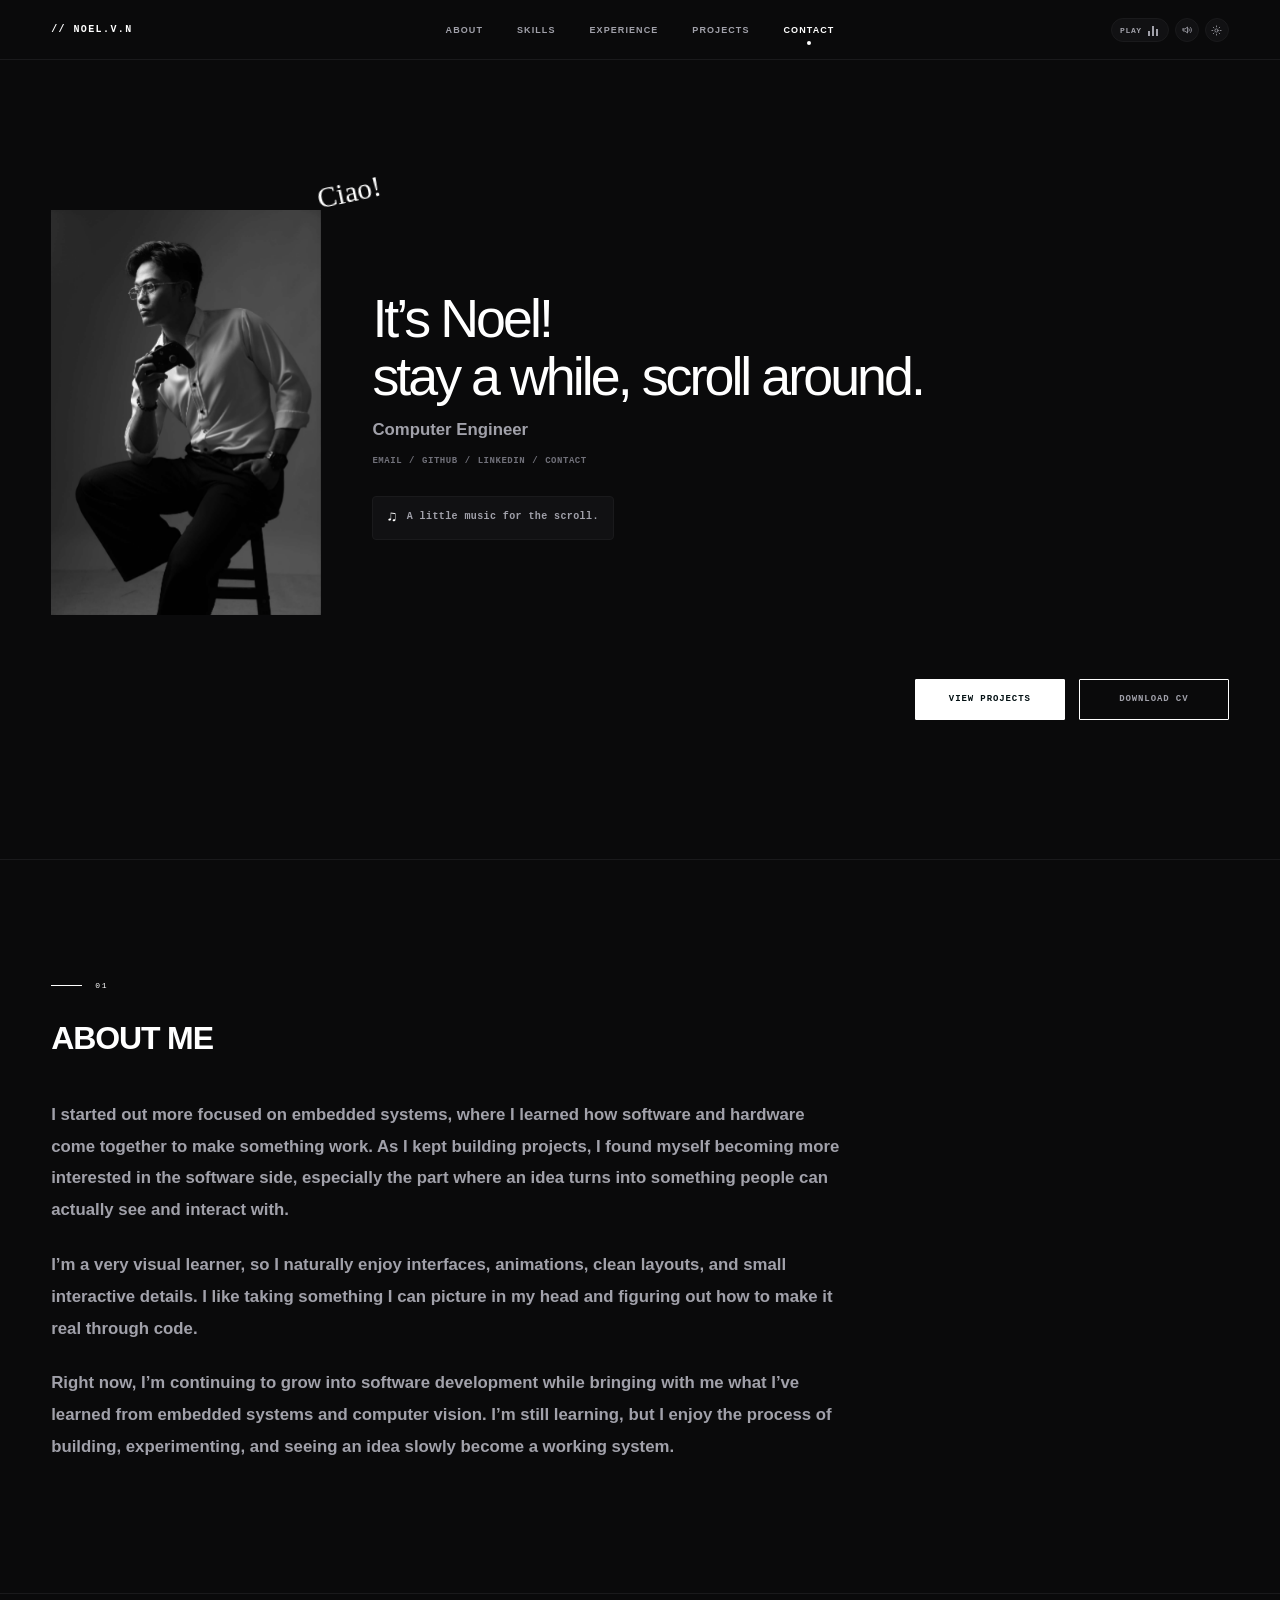
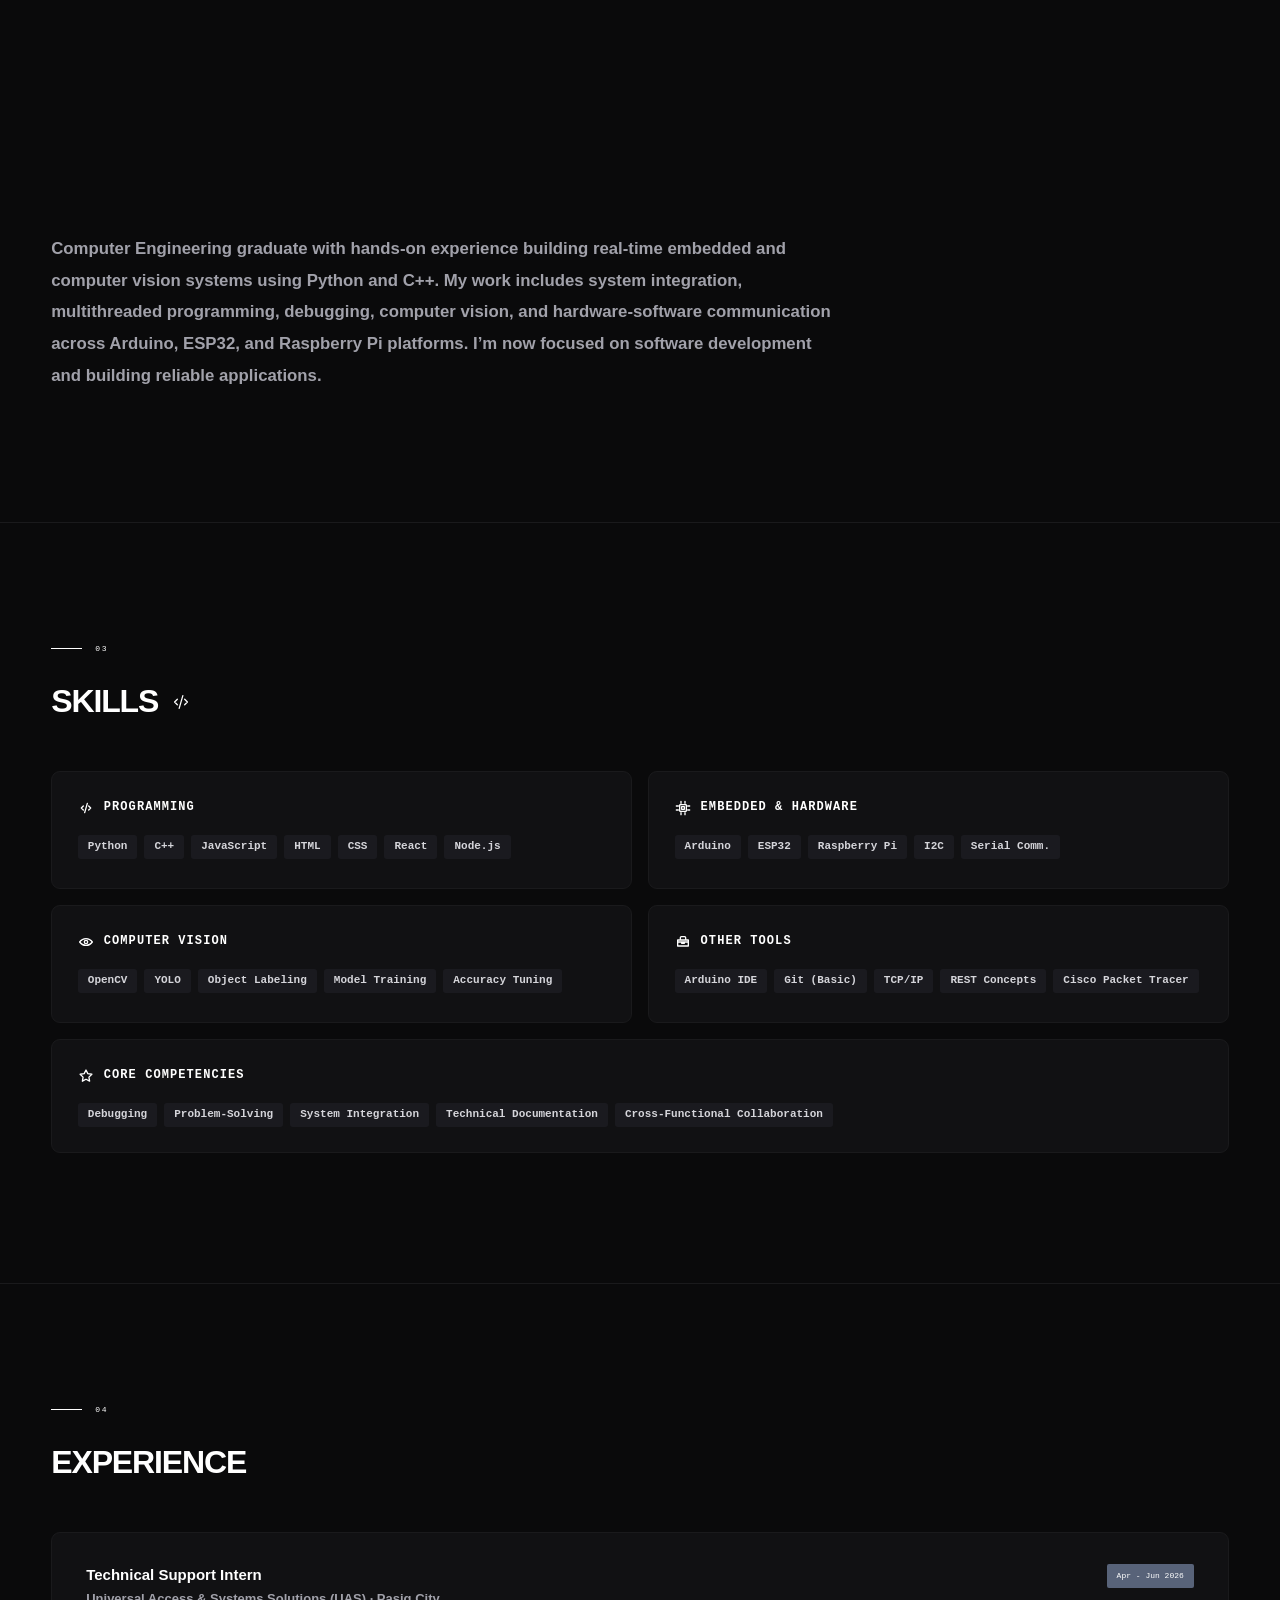
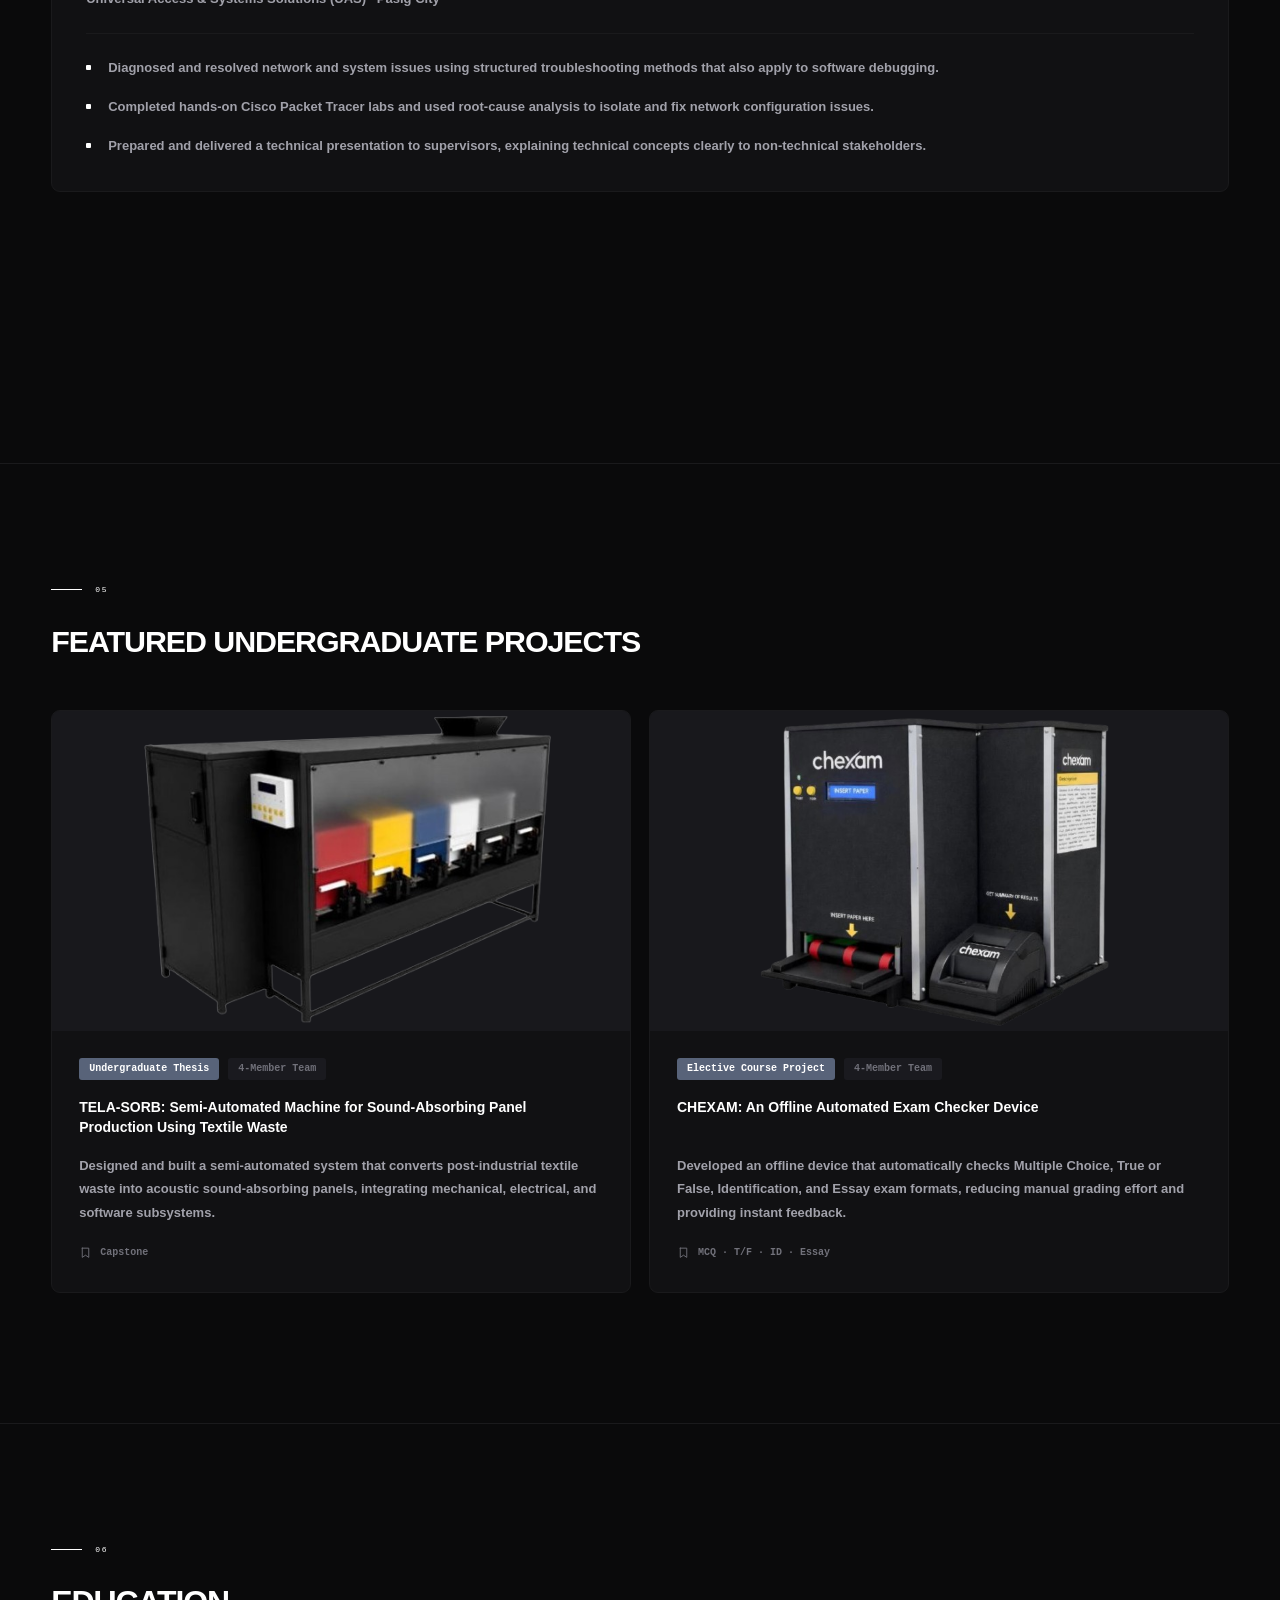
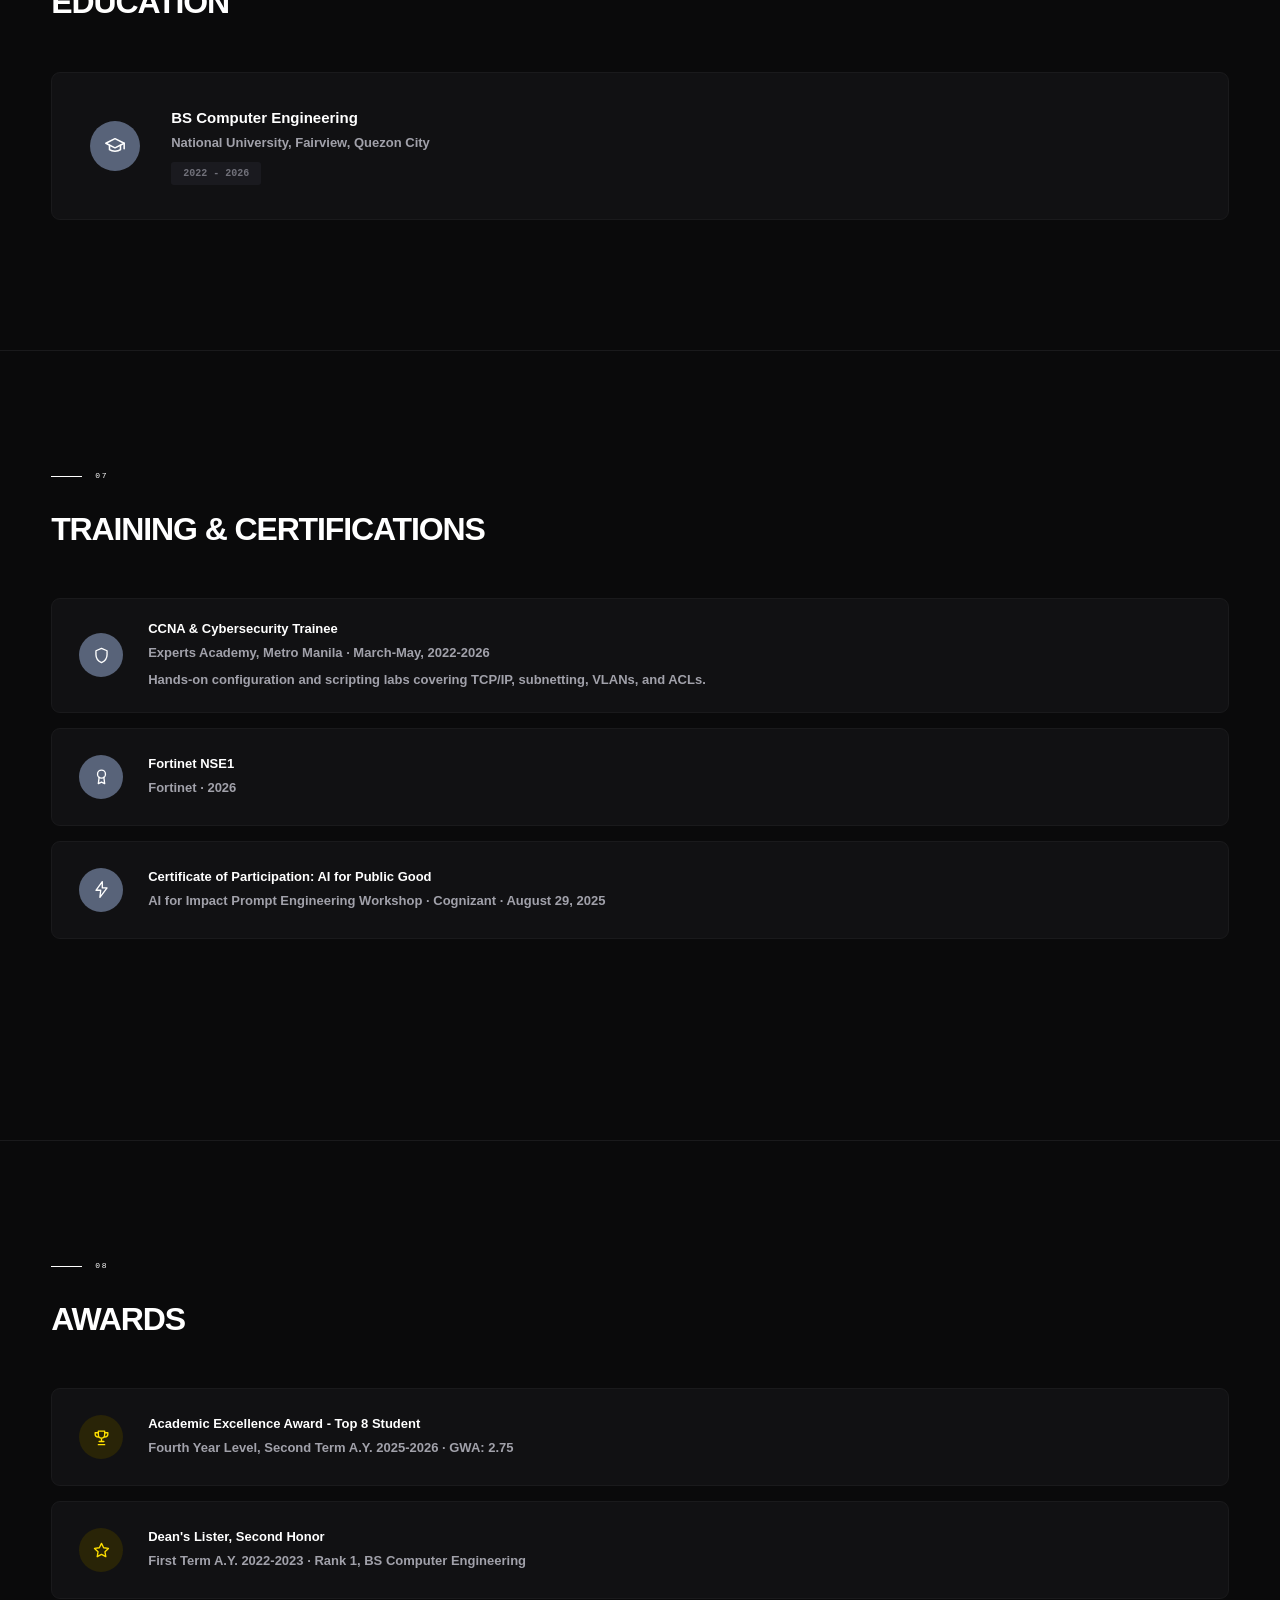
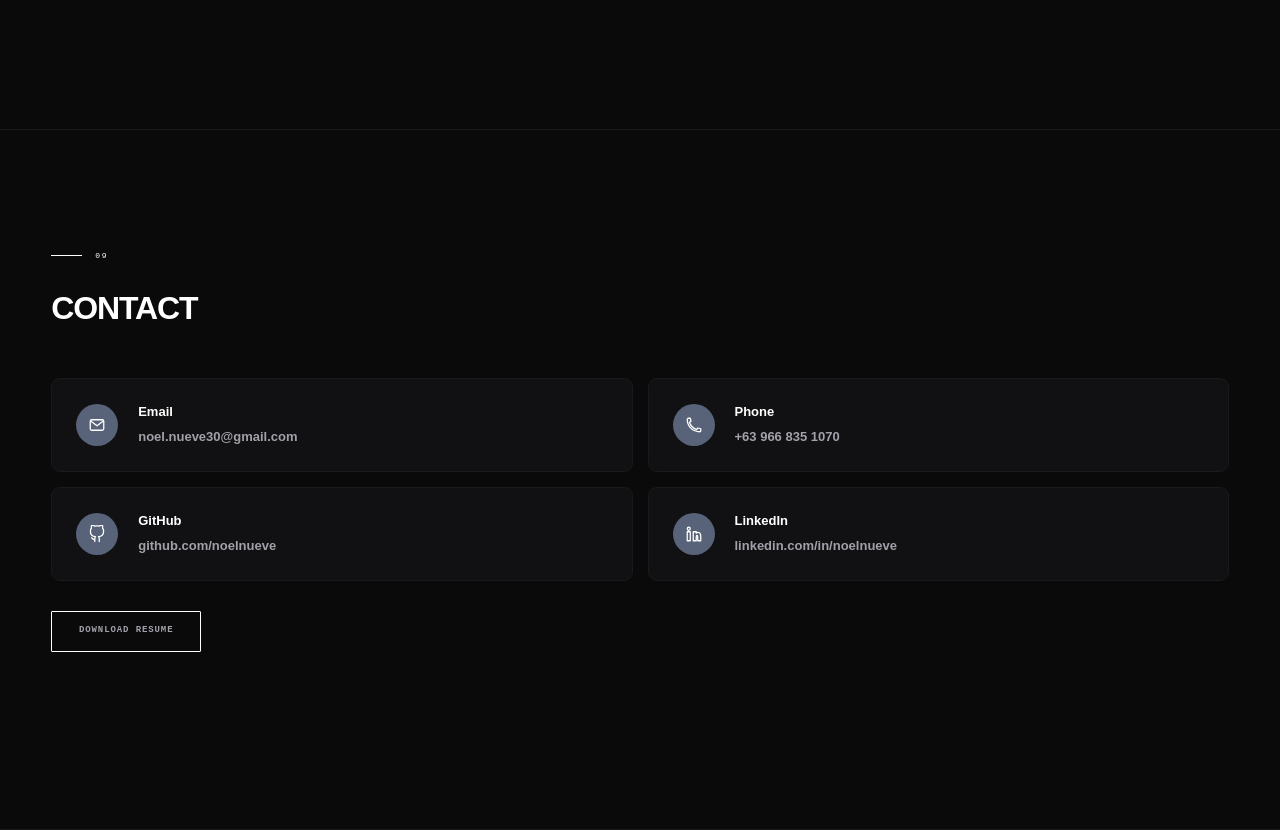
<file: index.html>
<!DOCTYPE html>
<html lang="en">
<head>
  <meta charset="UTF-8">
  <meta name="viewport" content="width=device-width, initial-scale=1.0">
  <meta name="description" content="Noel V. | Computer Engineer portfolio">
  <title>Noel V. | Computer Engineer</title>
  <link rel="stylesheet" href="style.css">
</head>
<body>
  <svg class="svg-sprite" aria-hidden="true">
    <symbol id="icon-sun" viewBox="0 0 24 24"><circle cx="12" cy="12" r="3.5"/><path d="M12 2v2M12 20v2M4.93 4.93l1.42 1.42M17.65 17.65l1.42 1.42M2 12h2M20 12h2M4.93 19.07l1.42-1.42M17.65 6.35l1.42-1.42"/></symbol>
    <symbol id="icon-moon" viewBox="0 0 24 24"><path d="M20 15.2A8.6 8.6 0 0 1 8.8 4a8.6 8.6 0 1 0 11.2 11.2Z"/></symbol>
    <symbol id="icon-code" viewBox="0 0 24 24"><path d="m8 9-3 3 3 3M16 9l3 3-3 3M14 5l-4 14"/></symbol>
    <symbol id="icon-chip" viewBox="0 0 24 24"><rect x="7" y="7" width="10" height="10" rx="1"/><path d="M9 2v3M15 2v3M9 19v3M15 19v3M2 9h3M2 15h3M19 9h3M19 15h3M10 10h4v4h-4z"/></symbol>
    <symbol id="icon-eye" viewBox="0 0 24 24"><path d="M2.5 12s3.5-5 9.5-5 9.5 5 9.5 5-3.5 5-9.5 5-9.5-5-9.5-5Z"/><circle cx="12" cy="12" r="2.5"/></symbol>
    <symbol id="icon-toolbox" viewBox="0 0 24 24"><path d="M8 7V5.5A1.5 1.5 0 0 1 9.5 4h5A1.5 1.5 0 0 1 16 5.5V7M4 9h16v9H4zM4 12h16M10 12v2h4v-2"/></symbol>
    <symbol id="icon-star" viewBox="0 0 24 24"><path d="m12 3 2.7 5.5 6.1.9-4.4 4.3 1 6.1-5.4-2.9-5.4 2.9 1-6.1-4.4-4.3 6.1-.9L12 3Z"/></symbol>
    <symbol id="icon-image" viewBox="0 0 24 24"><rect x="3" y="3" width="18" height="18" rx="2"/><circle cx="8.5" cy="8.5" r="1.5"/><path d="m4 18 5-5 3 3 2-2 6 6"/></symbol>
    <symbol id="icon-bookmark" viewBox="0 0 24 24"><path d="M6 4h12v17l-6-4-6 4V4Z"/></symbol>
    <symbol id="icon-graduate" viewBox="0 0 24 24"><path d="m2 9 10-5 10 5-10 5L2 9Z"/><path d="M6 11.2V16c3 2.4 9 2.4 12 0v-4.8M22 9v6"/></symbol>
    <symbol id="icon-shield" viewBox="0 0 24 24"><path d="M12 3 5 6v5c0 4.8 2.8 8.1 7 10 4.2-1.9 7-5.2 7-10V6l-7-3Z"/></symbol>
    <symbol id="icon-badge" viewBox="0 0 24 24"><circle cx="12" cy="9" r="5"/><path d="m9 13-1 8 4-2 4 2-1-8"/></symbol>
    <symbol id="icon-bolt" viewBox="0 0 24 24"><path d="m13 2-8 11h6l-1 9 9-12h-6V2Z"/></symbol>
    <symbol id="icon-trophy" viewBox="0 0 24 24"><path d="M8 4h8v4c0 3-1.8 5-4 5s-4-2-4-5V4ZM12 13v4M8 21h8M9 17h6M8 6H4v2c0 2 1.5 3.5 4 3.5M16 6h4v2c0 2-1.5 3.5-4 3.5"/></symbol>
    <symbol id="icon-mail" viewBox="0 0 24 24"><rect x="3" y="5" width="18" height="14" rx="2"/><path d="m4 7 8 6 8-6"/></symbol>
    <symbol id="icon-phone" viewBox="0 0 24 24"><path d="M7 3H4.5A1.5 1.5 0 0 0 3 4.5C3 13.6 10.4 21 19.5 21a1.5 1.5 0 0 0 1.5-1.5V17l-4-1-1.4 2.1a15.3 15.3 0 0 1-9.7-9.7L8 7 7 3Z"/></symbol>
    <symbol id="icon-github" viewBox="0 0 24 24"><path d="M15 22v-4c.1-1-.3-1.8-1-2.4 3.3-.4 6.8-1.6 6.8-7.4A5.8 5.8 0 0 0 19.3 4 5.4 5.4 0 0 0 19.1.1S17.9-.3 15 1.6a14 14 0 0 0-6 0C6.1-.3 4.9.1 4.9.1A5.4 5.4 0 0 0 4.7 4a5.8 5.8 0 0 0-1.5 4.2c0 5.8 3.5 7 6.8 7.4-.7.6-1.1 1.5-1 2.4v4"/><path d="M9 19c-3 .9-3-1.5-4.2-2"/></symbol>
    <symbol id="icon-linkedin" viewBox="0 0 24 24"><rect x="3" y="9" width="4" height="12"/><circle cx="5" cy="5" r="2"/><path d="M11 21V9h4v2c1-1.5 6-2.5 6 4v6h-4v-5c0-3-2-3-2 0v5h-4Z"/></symbol>
    <symbol id="icon-user" viewBox="0 0 24 24"><circle cx="12" cy="8" r="4"/><path d="M4 21c.7-5 3.4-8 8-8s7.3 3 8 8"/></symbol>
  </svg>

  <div class="site-shell">
    <header class="topbar">
      <nav class="nav-wrap" aria-label="Primary navigation">
        <a class="logo" href="#home" aria-label="Noel V. home"><span>//</span> NOEL.V.N</a>
        <div class="nav-links">
          <a href="#about">About</a>
          <a href="#skills">Skills</a>
          <a href="#experience">Experience</a>
          <a href="#projects">Projects</a>
          <a href="#contact">Contact</a>
        </div>
        <div class="theme-controls" aria-label="Theme controls">
          <button class="topbar-music-toggle" id="topbar-music-toggle" type="button" aria-label="Play background music" aria-pressed="false">
            <span class="topbar-music-label">Play</span>
            <span class="topbar-equalizer" aria-hidden="true"><i></i><i></i><i></i></span>
          </button>
          <div class="topbar-volume">
            <button class="topbar-volume-button" type="button" aria-label="Adjust music volume" aria-expanded="false" aria-controls="topbar-volume">
              <svg viewBox="0 0 24 24" aria-hidden="true"><path d="M4 10v4h4l5 4V6L8 10H4Z"/><path d="M16 9.5a4 4 0 0 1 0 5M19 7a7 7 0 0 1 0 10"/></svg>
            </button>
            <label class="topbar-volume-panel">
              <span class="sr-only">Music volume</span>
              <input id="topbar-volume" type="range" min="0" max="1" step="0.01" value="0.3" aria-label="Music volume">
            </label>
          </div>
          <button class="icon-button theme-toggle" type="button" data-theme-toggle aria-label="Switch to light theme" aria-pressed="false">
            <svg class="theme-icon theme-icon-sun" aria-hidden="true"><use href="#icon-sun"/></svg>
            <svg class="theme-icon theme-icon-moon" aria-hidden="true"><use href="#icon-moon"/></svg>
          </button>
        </div>
      </nav>
    </header>

    <main>
      <section class="hero" id="home">
        <div class="hero-content">
          <div class="portrait-wrap">
            <span class="portrait-depth portrait-depth-one" aria-hidden="true"></span>
            <span class="portrait-depth portrait-depth-two" aria-hidden="true"></span>
            <span class="portrait-depth portrait-depth-three" aria-hidden="true"></span>
            <div class="asset-frame portrait-frame" role="button" tabindex="0" aria-label="Switch to light theme">
              <img class="hero-photo hero-photo-dark" src="assets/profile/hero-photo-dark.jpg" alt="Portrait of Noel V." data-fallback="portrait-placeholder">
              <img class="hero-photo hero-photo-light" src="assets/profile/hero-photo-light.jpg" alt="" aria-hidden="true" data-fallback="portrait-placeholder">
              <div class="asset-placeholder portrait-placeholder" aria-hidden="true">
                <svg><use href="#icon-user"/></svg>
                <span>Portrait</span>
              </div>
            </div>
            <span class="hello-note">Ciao!</span>
          </div>
          <div class="hero-copy">
            <h1>It’s Noel!<br>stay a while, scroll around.</h1>
            <p>Computer Engineer</p>
            <nav class="hero-contact-links" aria-label="Quick contact">
              <a href="mailto:noel.nueve30@gmail.com">Email</a>
              <span aria-hidden="true">/</span>
              <a href="https://github.com/noelnueve" target="_blank" rel="noopener noreferrer">GitHub</a>
              <span aria-hidden="true">/</span>
              <a href="https://www.linkedin.com/in/noelnueve" target="_blank" rel="noopener noreferrer">LinkedIn</a>
              <span aria-hidden="true">/</span>
              <a href="#contact">Contact</a>
            </nav>
            <section class="music-drawer" id="music-drawer" aria-label="Music player">
              <button class="music-toggle" id="music-toggle" type="button" aria-expanded="false" aria-controls="music-panel">
                <span aria-hidden="true">♫</span>
                <span class="music-toggle-text">A little music for the scroll.</span>
              </button>
              <div class="music-panel" id="music-panel" aria-hidden="true" inert>
                <div class="music-now-playing">
                  <div>
                    <span class="music-eyebrow">Now Playing</span>
                    <strong>Cool Jazz Loops</strong>
                    <small>Instrumental</small>
                  </div>
                  <div class="music-equalizer" aria-hidden="true"><span></span><span></span><span></span><span></span><span></span></div>
                </div>
                <div class="music-controls">
                  <button class="music-control" id="music-play" type="button" aria-label="Play Cool Jazz Loops">Play</button>
                  <button class="music-collapse" id="music-collapse" type="button" aria-label="Collapse music player">↑</button>
                </div>
                <label class="music-volume">
                  <span>Volume</span>
                  <input id="hero-volume" type="range" min="0" max="1" step="0.01" value="0.3" aria-label="Music volume">
                  <output id="hero-volume-value" for="hero-volume">30%</output>
                </label>
                <p class="music-status" id="music-status" aria-live="polite">Ready to play.</p>
              </div>
            </section>
          </div>
        </div>
        <div class="hero-actions">
          <a class="button button-primary" href="#projects">View Projects</a>
          <a class="button button-outline" href="assets/resume/noelNueve-resume.pdf" download>Download CV</a>
        </div>
      </section>

      <section class="content-section text-section" id="about">
        <div class="section-heading">
          <div class="section-index"><span></span><b>01</b></div>
          <h2>About Me</h2>
        </div>
        <div class="lead-copy">
          <p>I started out more focused on embedded systems, where I learned how software and hardware come together to make something work. As I kept building projects, I found myself becoming more interested in the software side, especially the part where an idea turns into something people can actually see and interact with.</p>
          <p>I’m a very visual learner, so I naturally enjoy interfaces, animations, clean layouts, and small interactive details. I like taking something I can picture in my head and figuring out how to make it real through code.</p>
          <p>Right now, I’m continuing to grow into software development while bringing with me what I’ve learned from embedded systems and computer vision. I’m still learning, but I enjoy the process of building, experimenting, and seeing an idea slowly become a working system.</p>
        </div>
      </section>

      <section class="content-section text-section" id="summary">
        <div class="section-heading">
          <div class="section-index"><span></span><b>02</b></div>
          <h2>Professional Summary</h2>
        </div>
        <p class="lead-copy">Computer Engineering graduate with hands-on experience building real-time embedded and computer vision systems using Python and C++. My work includes system integration, multithreaded programming, debugging, computer vision, and hardware-software communication across Arduino, ESP32, and Raspberry Pi platforms. I’m now focused on software development and building reliable applications.</p>
      </section>

      <section class="content-section" id="skills">
        <div class="section-heading heading-with-icon">
          <div class="section-index"><span></span><b>03</b></div>
          <h2>Skills <svg><use href="#icon-code"/></svg></h2>
        </div>
        <div class="skills-grid">
          <article class="skill-card">
            <h3><svg><use href="#icon-code"/></svg>Programming</h3>
            <div class="tag-list"><span>Python</span><span>C++</span><span>JavaScript</span><span>HTML</span><span>CSS</span><span>React</span><span>Node.js</span></div>
          </article>
          <article class="skill-card">
            <h3><svg><use href="#icon-chip"/></svg>Embedded &amp; Hardware</h3>
            <div class="tag-list"><span>Arduino</span><span>ESP32</span><span>Raspberry Pi</span><span>I2C</span><span>Serial Comm.</span></div>
          </article>
          <article class="skill-card">
            <h3><svg><use href="#icon-eye"/></svg>Computer Vision</h3>
            <div class="tag-list"><span>OpenCV</span><span>YOLO</span><span>Object Labeling</span><span>Model Training</span><span>Accuracy Tuning</span></div>
          </article>
          <article class="skill-card">
            <h3><svg><use href="#icon-toolbox"/></svg>Other Tools</h3>
            <div class="tag-list"><span>Arduino IDE</span><span>Git (Basic)</span><span>TCP/IP</span><span>REST Concepts</span><span>Cisco Packet Tracer</span></div>
          </article>
          <article class="skill-card skill-card-wide">
            <h3><svg><use href="#icon-star"/></svg>Core Competencies</h3>
            <div class="tag-list"><span>Debugging</span><span>Problem-Solving</span><span>System Integration</span><span>Technical Documentation</span><span>Cross-Functional Collaboration</span></div>
          </article>
        </div>
      </section>

      <section class="content-section" id="experience">
        <div class="section-heading">
          <div class="section-index"><span></span><b>04</b></div>
          <h2>Experience</h2>
        </div>
        <article class="experience-card">
          <div class="experience-top">
            <div>
              <h3>Technical Support Intern</h3>
              <p>Universal Access &amp; Systems Solutions (UAS) · Pasig City</p>
            </div>
            <span class="date-pill">Apr - Jun 2026</span>
          </div>
          <ul>
            <li>Diagnosed and resolved network and system issues using structured troubleshooting methods that also apply to software debugging.</li>
            <li>Completed hands-on Cisco Packet Tracer labs and used root-cause analysis to isolate and fix network configuration issues.</li>
            <li>Prepared and delivered a technical presentation to supervisors, explaining technical concepts clearly to non-technical stakeholders.</li>
          </ul>
        </article>
      </section>

      <section class="content-section" id="projects">
        <div class="section-heading">
          <div class="section-index"><span></span><b>05</b></div>
          <h2>Featured Undergraduate Projects</h2>
        </div>
        <div class="project-grid">
          <a class="project-card" href="projects/tela-sorb.html" aria-label="View TELA-SORB project details">
            <div class="project-image asset-frame">
              <img src="assets/projects/tela-sorb.png" alt="TELA-SORB project" data-fallback="project-placeholder-one">
              <div class="asset-placeholder" id="project-placeholder-one" aria-hidden="true"><svg><use href="#icon-image"/></svg><span>Project Photo</span></div>
            </div>
            <div class="project-body">
              <div class="project-tags"><span>Undergraduate Thesis</span><span>4-Member Team</span></div>
              <h3>TELA-SORB: Semi-Automated Machine for Sound-Absorbing Panel Production Using Textile Waste</h3>
              <p>Designed and built a semi-automated system that converts post-industrial textile waste into acoustic sound-absorbing panels, integrating mechanical, electrical, and software subsystems.</p>
              <span class="project-link"><svg><use href="#icon-bookmark"/></svg>Capstone</span>
            </div>
          </a>
          <a class="project-card" href="projects/chexam.html" aria-label="View CHEXAM project details">
            <div class="project-image asset-frame">
              <img src="assets/projects/chexam.png" alt="CHEXAM project" data-fallback="project-placeholder-two">
              <div class="asset-placeholder" id="project-placeholder-two" aria-hidden="true"><svg><use href="#icon-image"/></svg><span>Project Photo</span></div>
            </div>
            <div class="project-body">
              <div class="project-tags"><span>Elective Course Project</span><span>4-Member Team</span></div>
              <h3>CHEXAM: An Offline Automated Exam Checker Device</h3>
              <p>Developed an offline device that automatically checks Multiple Choice, True or False, Identification, and Essay exam formats, reducing manual grading effort and providing instant feedback.</p>
              <span class="project-link"><svg><use href="#icon-bookmark"/></svg>MCQ · T/F · ID · Essay</span>
            </div>
          </a>
        </div>
      </section>

      <section class="content-section" id="education">
        <div class="section-heading">
          <div class="section-index"><span></span><b>06</b></div>
          <h2>Education</h2>
        </div>
        <article class="education-card">
          <span class="round-icon"><svg><use href="#icon-graduate"/></svg></span>
          <div>
            <h3>BS Computer Engineering</h3>
            <p>National University, Fairview, Quezon City</p>
            <span class="year-pill">2022 - 2026</span>
          </div>
        </article>
      </section>

      <section class="content-section" id="training">
        <div class="section-heading">
          <div class="section-index"><span></span><b>07</b></div>
          <h2>Training &amp; Certifications</h2>
        </div>
        <div class="credential-list">
          <article class="credential-row">
            <span class="round-icon"><svg><use href="#icon-shield"/></svg></span>
            <div>
              <h3>CCNA &amp; Cybersecurity Trainee</h3>
              <p>Experts Academy, Metro Manila · March-May, 2022-2026</p>
              <p>Hands-on configuration and scripting labs covering TCP/IP, subnetting, VLANs, and ACLs.</p>
            </div>
          </article>
          <article class="credential-row">
            <span class="round-icon"><svg><use href="#icon-badge"/></svg></span>
            <div>
              <h3>Fortinet NSE1</h3>
              <p>Fortinet · 2026</p>
            </div>
          </article>
          <article class="credential-row">
            <span class="round-icon"><svg><use href="#icon-bolt"/></svg></span>
            <div>
              <h3>Certificate of Participation: AI for Public Good</h3>
              <p>AI for Impact Prompt Engineering Workshop · Cognizant · August 29, 2025</p>
            </div>
          </article>
        </div>
      </section>

      <section class="content-section" id="awards">
        <div class="section-heading">
          <div class="section-index"><span></span><b>08</b></div>
          <h2>Awards</h2>
        </div>
        <div class="credential-list awards-list">
          <article class="credential-row">
            <span class="round-icon"><svg><use href="#icon-trophy"/></svg></span>
            <div>
              <h3>Academic Excellence Award - Top 8 Student</h3>
              <p>Fourth Year Level, Second Term A.Y. 2025-2026 · GWA: 2.75</p>
            </div>
          </article>
          <article class="credential-row">
            <span class="round-icon"><svg><use href="#icon-star"/></svg></span>
            <div>
              <h3>Dean's Lister, Second Honor</h3>
              <p>First Term A.Y. 2022-2023 · Rank 1, BS Computer Engineering</p>
            </div>
          </article>
        </div>
      </section>

      <section class="content-section contact-section" id="contact">
        <div class="section-heading">
          <div class="section-index"><span></span><b>09</b></div>
          <h2>Contact</h2>
        </div>
        <div class="contact-grid">
          <a href="mailto:noel.nueve30@gmail.com">
            <span class="round-icon"><svg><use href="#icon-mail"/></svg></span>
            <div><b>Email</b><small>noel.nueve30@gmail.com</small></div>
          </a>
          <a href="tel:+639668351070">
            <span class="round-icon"><svg><use href="#icon-phone"/></svg></span>
            <div><b>Phone</b><small>+63 966 835 1070</small></div>
          </a>
          <a href="https://github.com/noelnueve" target="_blank" rel="noreferrer">
            <span class="round-icon"><svg><use href="#icon-github"/></svg></span>
            <div><b>GitHub</b><small>github.com/noelnueve</small></div>
          </a>
          <a href="https://www.linkedin.com/in/noelnueve" target="_blank" rel="noreferrer">
            <span class="round-icon"><svg><use href="#icon-linkedin"/></svg></span>
            <div><b>LinkedIn</b><small>linkedin.com/in/noelnueve</small></div>
          </a>
        </div>
        <a class="button button-outline contact-download" href="assets/resume/noelNueve-resume.pdf" download>Download Resume</a>
      </section>
    </main>
  </div>
  <audio id="portfolio-audio" preload="metadata">
    <source src="assets/music/coolJazzLoops.mp3" type="audio/mpeg">
  </audio>
  <aside class="coffee-companion" id="coffee-companion">
    <p class="coffee-message">Great music, eh? Have some coffee as well!</p>
    <button class="coffee-button" type="button" aria-label="Show coffee message">
      <img class="coffee-image" src="assets/coffeeAnimation/coffeeMusicAnimation.png" alt="">
    </button>
  </aside>

  <script src="script.js"></script>
</body>
</html>
</file>
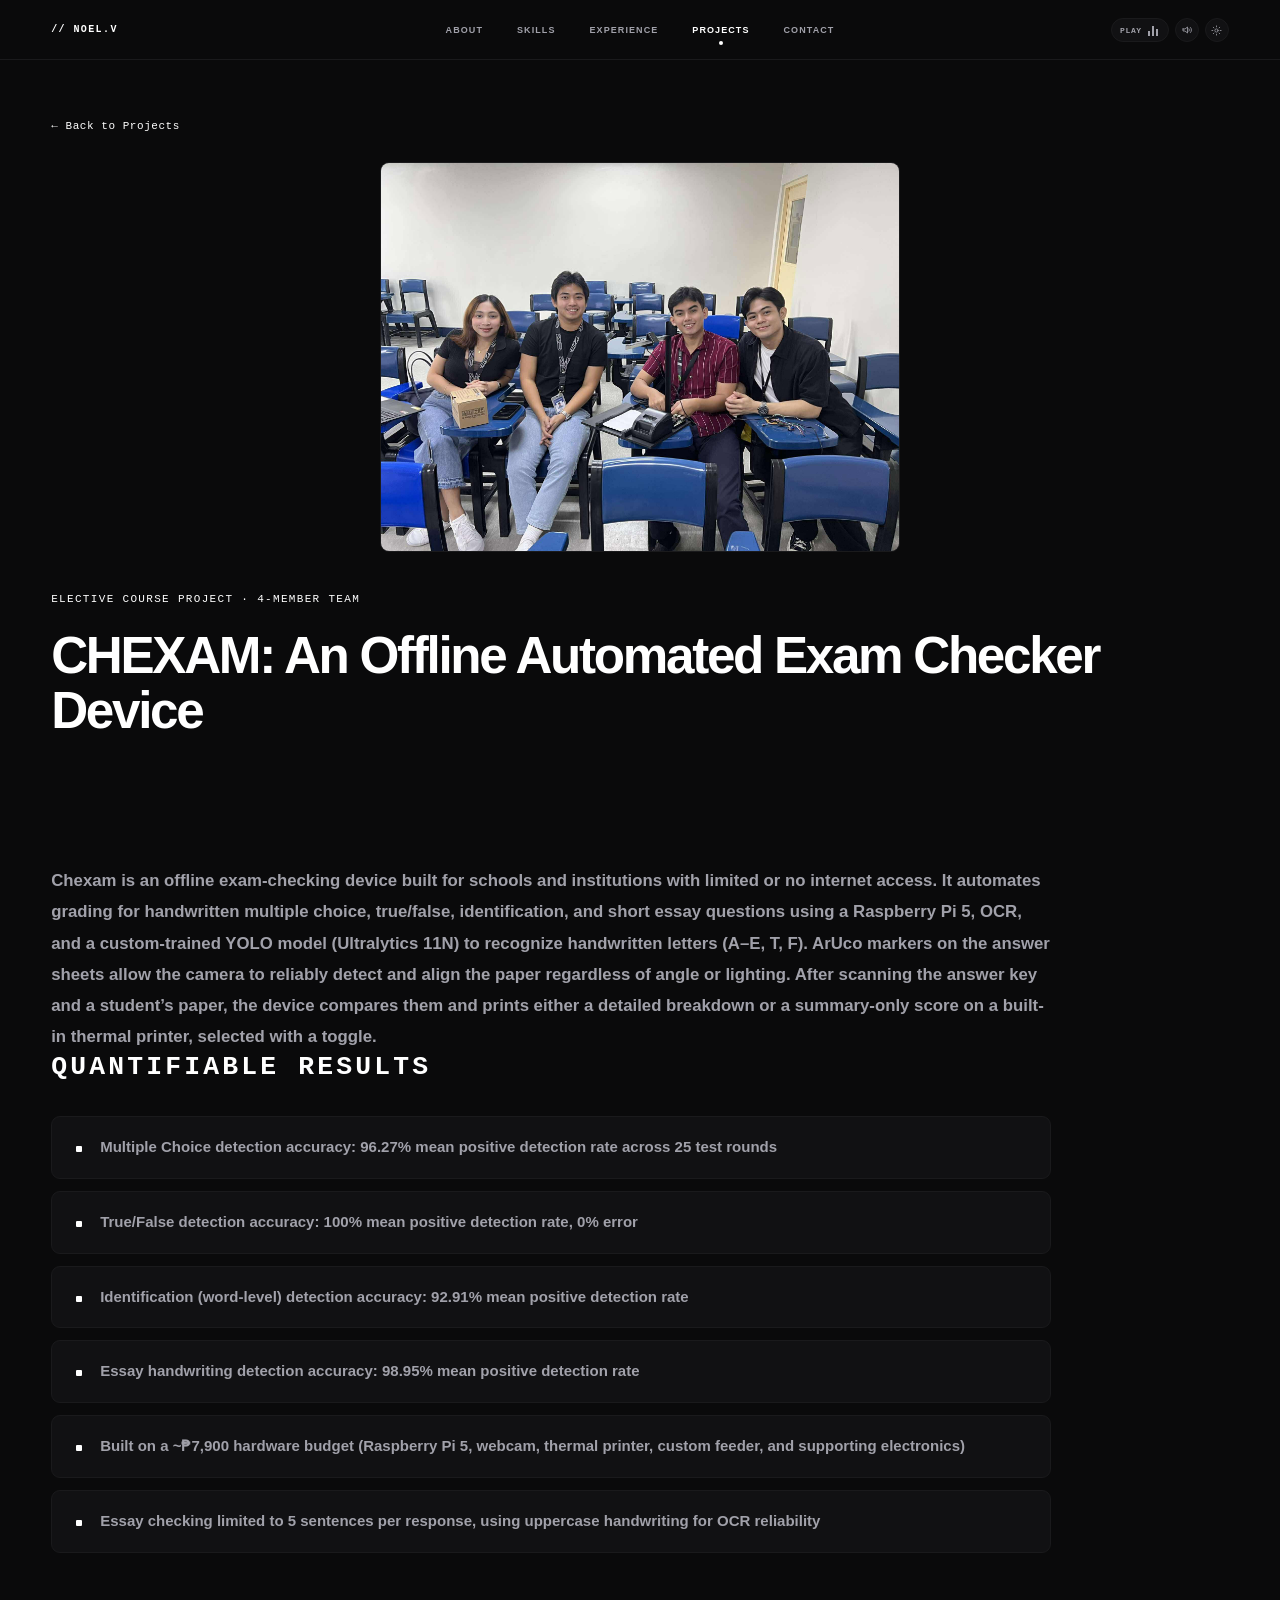
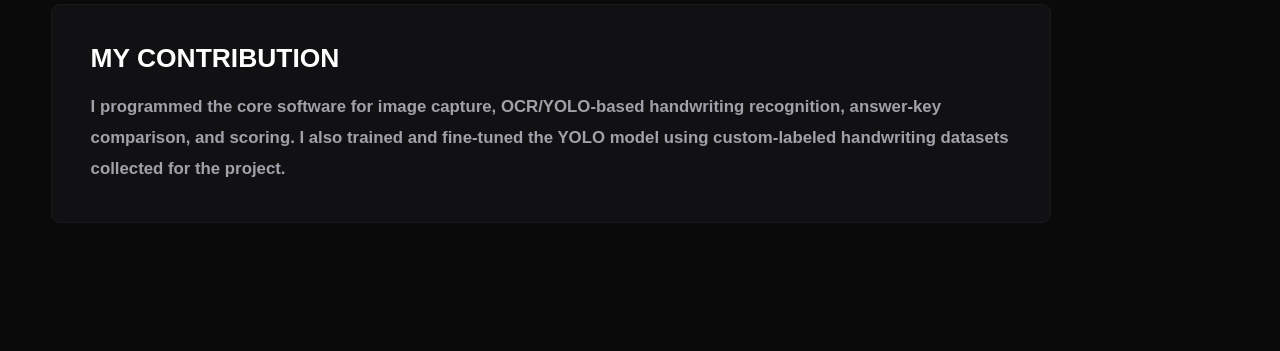
<file: projects/chexam.html>
<!DOCTYPE html>
<html lang="en">
<head>
  <meta charset="UTF-8">
  <meta name="viewport" content="width=device-width, initial-scale=1.0">
  <meta name="description" content="CHEXAM undergraduate project details">
  <title>CHEXAM | Noel V.</title>
  <link rel="stylesheet" href="../style.css">
</head>
<body>
  <div class="site-shell">
    <header class="topbar">
      <nav class="nav-wrap" aria-label="Primary navigation">
        <a class="logo" href="../index.html#home"><span>//</span> NOEL.V</a>
        <div class="nav-links">
          <a href="../index.html#about">About</a>
          <a href="../index.html#skills">Skills</a>
          <a href="../index.html#experience">Experience</a>
          <a class="active" href="../index.html#projects">Projects</a>
          <a href="../index.html#contact">Contact</a>
        </div>
        <div class="theme-controls" aria-label="Theme controls">
          <button class="topbar-music-toggle" id="topbar-music-toggle" type="button" aria-label="Play background music" aria-pressed="false">
            <span class="topbar-music-label">Play</span>
            <span class="topbar-equalizer" aria-hidden="true"><i></i><i></i><i></i></span>
          </button>
          <div class="topbar-volume">
            <button class="topbar-volume-button" type="button" aria-label="Adjust music volume" aria-expanded="false" aria-controls="topbar-volume">
              <svg viewBox="0 0 24 24" aria-hidden="true"><path d="M4 10v4h4l5 4V6L8 10H4Z"/><path d="M16 9.5a4 4 0 0 1 0 5M19 7a7 7 0 0 1 0 10"/></svg>
            </button>
            <label class="topbar-volume-panel">
              <span class="sr-only">Music volume</span>
              <input id="topbar-volume" type="range" min="0" max="1" step="0.01" value="0.3" aria-label="Music volume">
            </label>
          </div>
          <button class="icon-button theme-toggle" type="button" data-theme-toggle aria-label="Switch to light theme" aria-pressed="false">
            <svg class="theme-icon theme-icon-sun" viewBox="0 0 24 24" aria-hidden="true"><circle cx="12" cy="12" r="3.5"/><path d="M12 2v2M12 20v2M4.93 4.93l1.42 1.42M17.65 17.65l1.42 1.42M2 12h2M20 12h2M4.93 19.07l1.42-1.42M17.65 6.35l1.42-1.42"/></svg>
            <svg class="theme-icon theme-icon-moon" viewBox="0 0 24 24" aria-hidden="true"><path d="M20 15.2A8.6 8.6 0 0 1 8.8 4a8.6 8.6 0 1 0 11.2 11.2Z"/></svg>
          </button>
        </div>
      </nav>
    </header>

    <main>
      <article class="project-detail">
        <div class="detail-inner">
          <a class="detail-back" href="../index.html#projects">← Back to Projects</a>
          <div class="detail-media detail-media-chexam">
            <img src="../assets/projects/chexam-detail.jpg" alt="Detailed view of the CHEXAM device" width="2048" height="1536" data-fallback="chexam-detail-placeholder">
            <div class="asset-placeholder" id="chexam-detail-placeholder" aria-hidden="true">
              <svg viewBox="0 0 24 24"><rect x="3" y="3" width="18" height="18" rx="2"/><circle cx="8.5" cy="8.5" r="1.5"/><path d="m4 18 5-5 3 3 2-2 6 6"/></svg>
              <span>Project Detail Photo</span>
            </div>
          </div>

          <p class="detail-kicker">Elective Course Project · 4-Member Team</p>
          <h1 class="detail-title">CHEXAM: An Offline Automated Exam Checker Device</h1>

          <div class="detail-description">
            <h2>Overview</h2>
            <p>Chexam is an offline exam-checking device built for schools and institutions with limited or no internet access. It automates grading for handwritten multiple choice, true/false, identification, and short essay questions using a Raspberry Pi 5, OCR, and a custom-trained YOLO model (Ultralytics 11N) to recognize handwritten letters (A–E, T, F). ArUco markers on the answer sheets allow the camera to reliably detect and align the paper regardless of angle or lighting. After scanning the answer key and a student’s paper, the device compares them and prints either a detailed breakdown or a summary-only score on a built-in thermal printer, selected with a toggle.</p>

            <h2 class="detail-kicker">Quantifiable Results</h2>
            <ul class="metrics-list">
              <li>Multiple Choice detection accuracy: 96.27% mean positive detection rate across 25 test rounds</li>
              <li>True/False detection accuracy: 100% mean positive detection rate, 0% error</li>
              <li>Identification (word-level) detection accuracy: 92.91% mean positive detection rate</li>
              <li>Essay handwriting detection accuracy: 98.95% mean positive detection rate</li>
              <li>Built on a ~₱7,900 hardware budget (Raspberry Pi 5, webcam, thermal printer, custom feeder, and supporting electronics)</li>
              <li>Essay checking limited to 5 sentences per response, using uppercase handwriting for OCR reliability</li>
            </ul>

            <section class="contribution-panel">
              <h2>My Contribution</h2>
              <p>I programmed the core software for image capture, OCR/YOLO-based handwriting recognition, answer-key comparison, and scoring. I also trained and fine-tuned the YOLO model using custom-labeled handwriting datasets collected for the project.</p>
            </section>
          </div>
        </div>
      </article>
    </main>
  </div>
  <audio id="portfolio-audio" preload="metadata">
    <source src="../assets/music/coolJazzLoops.mp3" type="audio/mpeg">
  </audio>
  <aside class="coffee-companion" id="coffee-companion">
    <p class="coffee-message">Great music, eh? Have some coffee as well!</p>
    <button class="coffee-button" type="button" aria-label="Show coffee message">
      <img class="coffee-image" src="../assets/coffeeAnimation/coffeeMusicAnimation.png" alt="">
    </button>
  </aside>
  <script src="../script.js"></script>
</body>
</html>
</file>
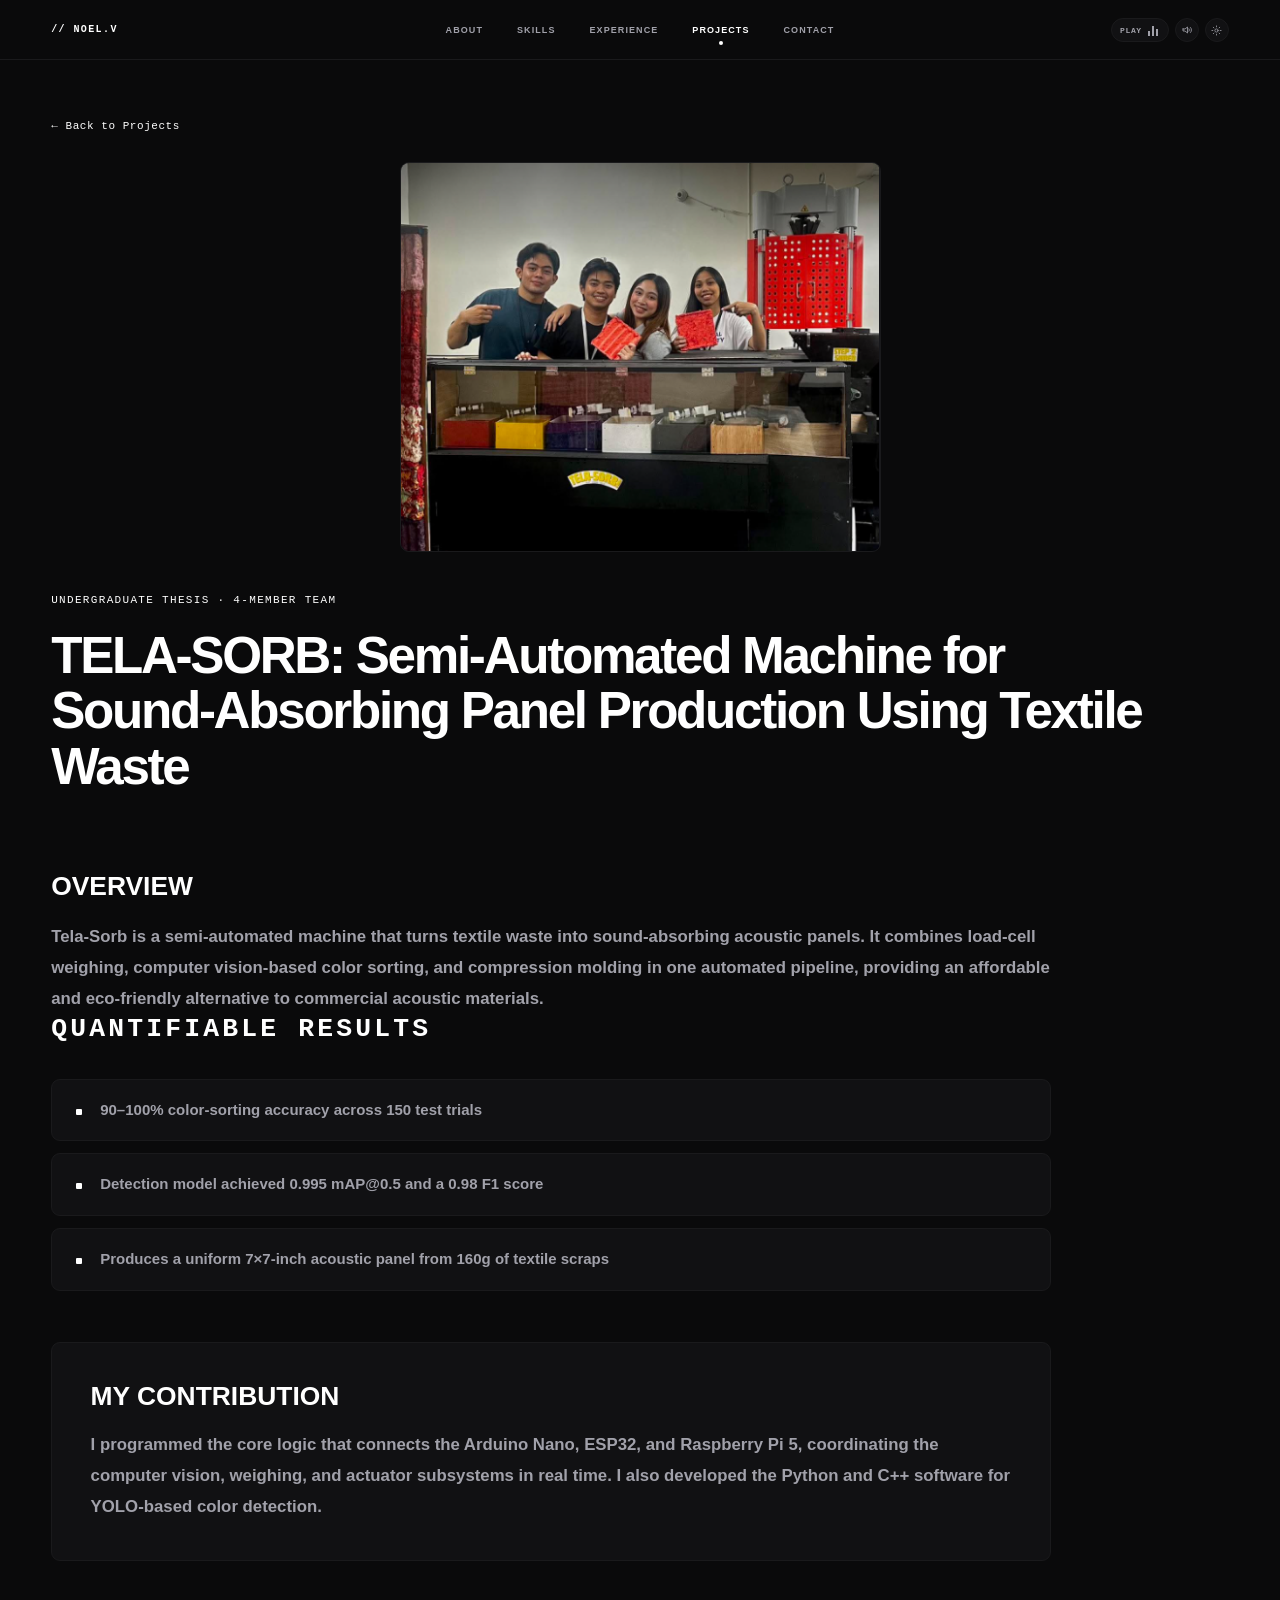
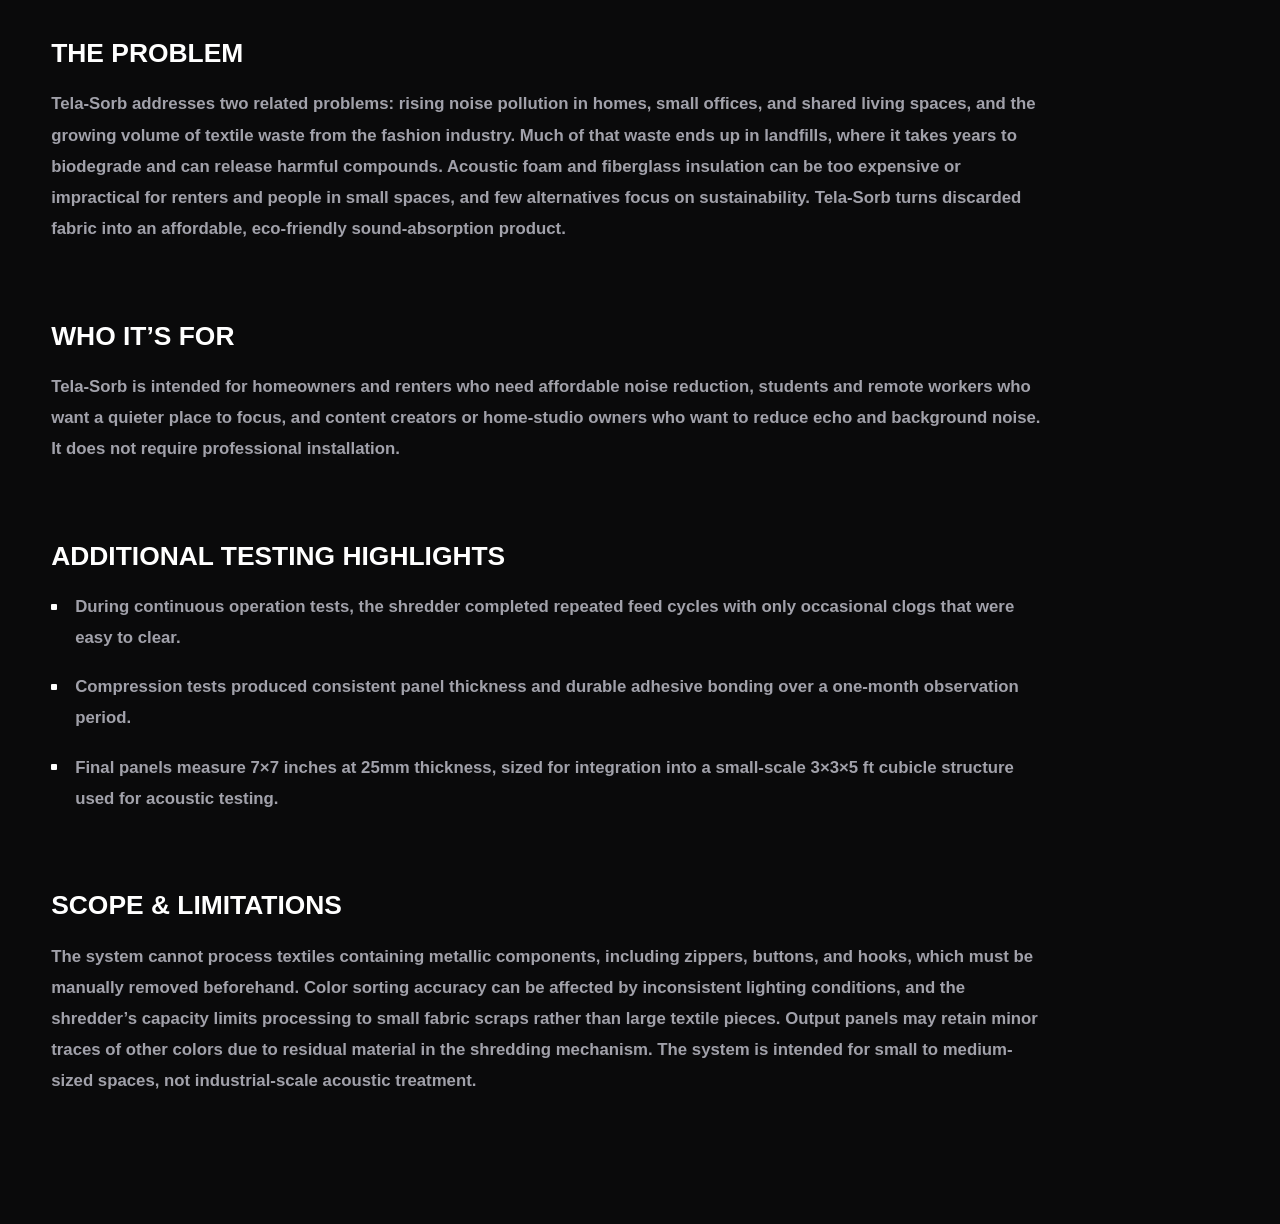
<file: projects/tela-sorb.html>
<!DOCTYPE html>
<html lang="en">
<head>
  <meta charset="UTF-8">
  <meta name="viewport" content="width=device-width, initial-scale=1.0">
  <meta name="description" content="TELA-SORB undergraduate project details">
  <title>TELA-SORB | Noel V.</title>
  <link rel="stylesheet" href="../style.css">
</head>
<body>
  <div class="site-shell">
    <header class="topbar">
      <nav class="nav-wrap" aria-label="Primary navigation">
        <a class="logo" href="../index.html#home"><span>//</span> NOEL.V</a>
        <div class="nav-links">
          <a href="../index.html#about">About</a>
          <a href="../index.html#skills">Skills</a>
          <a href="../index.html#experience">Experience</a>
          <a class="active" href="../index.html#projects">Projects</a>
          <a href="../index.html#contact">Contact</a>
        </div>
        <div class="theme-controls" aria-label="Theme controls">
          <button class="topbar-music-toggle" id="topbar-music-toggle" type="button" aria-label="Play background music" aria-pressed="false">
            <span class="topbar-music-label">Play</span>
            <span class="topbar-equalizer" aria-hidden="true"><i></i><i></i><i></i></span>
          </button>
          <div class="topbar-volume">
            <button class="topbar-volume-button" type="button" aria-label="Adjust music volume" aria-expanded="false" aria-controls="topbar-volume">
              <svg viewBox="0 0 24 24" aria-hidden="true"><path d="M4 10v4h4l5 4V6L8 10H4Z"/><path d="M16 9.5a4 4 0 0 1 0 5M19 7a7 7 0 0 1 0 10"/></svg>
            </button>
            <label class="topbar-volume-panel">
              <span class="sr-only">Music volume</span>
              <input id="topbar-volume" type="range" min="0" max="1" step="0.01" value="0.3" aria-label="Music volume">
            </label>
          </div>
          <button class="icon-button theme-toggle" type="button" data-theme-toggle aria-label="Switch to light theme" aria-pressed="false">
            <svg class="theme-icon theme-icon-sun" viewBox="0 0 24 24" aria-hidden="true"><circle cx="12" cy="12" r="3.5"/><path d="M12 2v2M12 20v2M4.93 4.93l1.42 1.42M17.65 17.65l1.42 1.42M2 12h2M20 12h2M4.93 19.07l1.42-1.42M17.65 6.35l1.42-1.42"/></svg>
            <svg class="theme-icon theme-icon-moon" viewBox="0 0 24 24" aria-hidden="true"><path d="M20 15.2A8.6 8.6 0 0 1 8.8 4a8.6 8.6 0 1 0 11.2 11.2Z"/></svg>
          </button>
        </div>
      </nav>
    </header>

    <main>
      <article class="project-detail">
        <div class="detail-inner">
          <a class="detail-back" href="../index.html#projects">← Back to Projects</a>
          <div class="detail-media detail-media-tela">
            <img src="../assets/projects/tela-sorb-detail.jpg" alt="Detailed view of the TELA-SORB machine" width="493" height="400" data-fallback="tela-detail-placeholder">
            <div class="asset-placeholder" id="tela-detail-placeholder" aria-hidden="true">
              <svg viewBox="0 0 24 24"><rect x="3" y="3" width="18" height="18" rx="2"/><circle cx="8.5" cy="8.5" r="1.5"/><path d="m4 18 5-5 3 3 2-2 6 6"/></svg>
              <span>Project Detail Photo</span>
            </div>
          </div>

          <p class="detail-kicker">Undergraduate Thesis · 4-Member Team</p>
          <h1 class="detail-title">TELA-SORB: Semi-Automated Machine for Sound-Absorbing Panel Production Using Textile Waste</h1>

          <div class="detail-description">
            <h2>Overview</h2>
            <p>Tela-Sorb is a semi-automated machine that turns textile waste into sound-absorbing acoustic panels. It combines load-cell weighing, computer vision-based color sorting, and compression molding in one automated pipeline, providing an affordable and eco-friendly alternative to commercial acoustic materials.</p>

            <h2 class="detail-kicker">Quantifiable Results</h2>
            <ul class="metrics-list">
              <li>90–100% color-sorting accuracy across 150 test trials</li>
              <li>Detection model achieved 0.995 mAP@0.5 and a 0.98 F1 score</li>
              <li>Produces a uniform 7×7-inch acoustic panel from 160g of textile scraps</li>
            </ul>

            <section class="contribution-panel">
              <h2>My Contribution</h2>
              <p>I programmed the core logic that connects the Arduino Nano, ESP32, and Raspberry Pi 5, coordinating the computer vision, weighing, and actuator subsystems in real time. I also developed the Python and C++ software for YOLO-based color detection.</p>
            </section>

            <section class="detail-section">
              <h2>The Problem</h2>
              <p>Tela-Sorb addresses two related problems: rising noise pollution in homes, small offices, and shared living spaces, and the growing volume of textile waste from the fashion industry. Much of that waste ends up in landfills, where it takes years to biodegrade and can release harmful compounds. Acoustic foam and fiberglass insulation can be too expensive or impractical for renters and people in small spaces, and few alternatives focus on sustainability. Tela-Sorb turns discarded fabric into an affordable, eco-friendly sound-absorption product.</p>
            </section>

            <section class="detail-section">
              <h2>Who It’s For</h2>
              <p>Tela-Sorb is intended for homeowners and renters who need affordable noise reduction, students and remote workers who want a quieter place to focus, and content creators or home-studio owners who want to reduce echo and background noise. It does not require professional installation.</p>
            </section>

            <section class="detail-section">
              <h2>Additional Testing Highlights</h2>
              <ul class="detail-bullet-list">
                <li>During continuous operation tests, the shredder completed repeated feed cycles with only occasional clogs that were easy to clear.</li>
                <li>Compression tests produced consistent panel thickness and durable adhesive bonding over a one-month observation period.</li>
                <li>Final panels measure 7×7 inches at 25mm thickness, sized for integration into a small-scale 3×3×5 ft cubicle structure used for acoustic testing.</li>
              </ul>
            </section>

            <section class="detail-section">
              <h2>Scope &amp; Limitations</h2>
              <p>The system cannot process textiles containing metallic components, including zippers, buttons, and hooks, which must be manually removed beforehand. Color sorting accuracy can be affected by inconsistent lighting conditions, and the shredder’s capacity limits processing to small fabric scraps rather than large textile pieces. Output panels may retain minor traces of other colors due to residual material in the shredding mechanism. The system is intended for small to medium-sized spaces, not industrial-scale acoustic treatment.</p>
            </section>
          </div>
        </div>
      </article>
    </main>
  </div>
  <audio id="portfolio-audio" preload="metadata">
    <source src="../assets/music/coolJazzLoops.mp3" type="audio/mpeg">
  </audio>
  <aside class="coffee-companion" id="coffee-companion">
    <p class="coffee-message">Great music, eh? Have some coffee as well!</p>
    <button class="coffee-button" type="button" aria-label="Show coffee message">
      <img class="coffee-image" src="../assets/coffeeAnimation/coffeeMusicAnimation.png" alt="">
    </button>
  </aside>
  <script src="../script.js"></script>
</body>
</html>
</file>
<file: style.css>
:root {
  --page-bg: #0a0a0b;
  --panel-bg: #111113;
  --panel-image: #18181c;
  --tag-bg: #1a1a1f;
  --accent: #ffffff;
  --accent-soft: #586379;
  --heading: #ffffff;
  --body: #a1a1aa;
  --subtle: #71717a;
  --border: #1a1a1c;
  --award: #ffe000;
  --award-soft: #292407;
  --grey-1: #d9d9d9;
  --grey-2: #b5b5b5;
  --grey-3: #8f8f8f;
  --grey-4: #696969;
  --grey-5: #454545;
  --radius: 9px;
  --page-padding: clamp(32px, 4vw, 80px);
  --portrait-size: clamp(270px, 20vw, 380px);
  --font-sans: Inter, "Helvetica Neue", Arial, sans-serif;
  --font-mono: "SFMono-Regular", Consolas, "Liberation Mono", monospace;
}

* { box-sizing: border-box; }

html { scroll-behavior: smooth; }

body {
  margin: 0;
  background: var(--page-bg);
  color: var(--body);
  font-family: var(--font-sans);
  font-size: clamp(15px, 1vw, 19px);
  font-weight: 500;
  line-height: 1.75;
}

body.light-theme {
  --page-bg: #C2C9CC;
  --panel-bg: #c0c5c7;
  --panel-image: #e9e9ec;
  --tag-bg: #ededf0;

  --accent: #2596be;
  --accent-dark: #197A9D;
  

  --heading: #2596be;
  --body: #202024;
  --subtle: #5b5b63;

  --border: #668A99;
  --border-strong: #4C7184;
}

a { color: inherit; text-decoration: none; }
a[href]:not(.project-card) { transition: transform .25s ease, box-shadow .25s ease, text-shadow .25s ease; }
a[href]:not(.project-card):hover,
a[href]:not(.project-card):focus-visible {
  transform: translateY(-3px) scale(1.02);
  box-shadow: 0 12px 24px rgba(0, 0, 0, .2);
  text-shadow: 0 8px 16px rgba(0, 0, 0, .3);
}
button, a { -webkit-tap-highlight-color: transparent; }
svg { display: block; fill: none; stroke: currentColor; stroke-linecap: round; stroke-linejoin: round; stroke-width: 1.7; }
.svg-sprite { position: absolute; width: 0; height: 0; overflow: hidden; }

.site-shell {
  width: 100%;
  min-height: 100vh;
  background: var(--page-bg);
  overflow: hidden;
}

.topbar {
  position: fixed;
  top: 0;
  left: 0;
  right: 0;
  z-index: 20;
  height: 60px;
  background: var(--page-bg);
  border-bottom: 1px solid var(--border);
}

.nav-wrap {
  width: 100%;
  height: 100%;
  margin: 0 auto;
  padding-inline: var(--page-padding);
  display: grid;
  grid-template-columns: 1fr auto 1fr;
  align-items: center;
}

.logo {
  color: var(--heading);
  font-family: var(--font-mono);
  font-size: 10px;
  font-weight: 700;
  letter-spacing: .14em;
}

.nav-links { display: flex; align-items: center; gap: 34px; height: 100%; }
.nav-links a { position: relative; color: var(--body); font-size: clamp(9px, .55vw, 11px); font-weight: 600; line-height: 60px; letter-spacing: .12em; text-transform: uppercase; }
.nav-links a[href]:not(.project-card),
a.logo[href]:not(.project-card),
.detail-back[href]:not(.project-card) { transition: text-shadow .25s ease; }
.nav-links a[href]:not(.project-card):hover,
.nav-links a[href]:not(.project-card):focus-visible,
a.logo[href]:not(.project-card):hover,
a.logo[href]:not(.project-card):focus-visible,
.detail-back[href]:not(.project-card):hover,
.detail-back[href]:not(.project-card):focus-visible { transform: none; box-shadow: none; background: transparent; border-color: transparent; text-shadow: 0 2px 8px rgba(255, 255, 255, .18); }
body.light-theme .nav-links a[href]:not(.project-card):hover,
body.light-theme .nav-links a[href]:not(.project-card):focus-visible,
body.light-theme a.logo[href]:not(.project-card):hover,
body.light-theme a.logo[href]:not(.project-card):focus-visible,
body.light-theme .detail-back[href]:not(.project-card):hover,
body.light-theme .detail-back[href]:not(.project-card):focus-visible { text-shadow: 0 2px 8px rgba(0, 0, 0, .18); }
.nav-links a.active { color: var(--heading); }
.nav-links a.active::after { content: ""; position: absolute; left: 50%; bottom: 15px; width: 4px; height: 4px; border-radius: 50%; background: var(--accent); transform: translateX(-50%); }

.theme-controls { justify-self: end; display: flex; gap: 6px; }
.icon-button { width: 24px; height: 24px; display: grid; place-items: center; border: 1px solid var(--border); border-radius: 50%; background: var(--panel-bg); color: var(--body); cursor: pointer; }
.icon-button svg { width: 11px; height: 11px; }
.topbar-music-toggle { min-height: 24px; padding: 0 8px; display: inline-flex; align-items: center; gap: 6px; border: 1px solid var(--border); border-radius: 999px; background: var(--panel-bg); color: var(--body); cursor: pointer; font-family: var(--font-mono); font-size: 8px; font-weight: 700; letter-spacing: .08em; text-transform: uppercase; transition: color .25s ease, border-color .25s ease, background .25s ease; }
.topbar-music-toggle.is-playing { border-color: var(--accent); color: var(--heading); }
.topbar-music-toggle.is-popping { animation: topbar-music-pop .38s cubic-bezier(.2, .9, .25, 1) both; }
.topbar-equalizer { width: 12px; height: 12px; display: flex; align-items: end; gap: 2px; }
.topbar-equalizer i { width: 2px; height: var(--topbar-bar-height); display: block; background: currentColor; }
.topbar-equalizer i:nth-child(1) { --topbar-bar-height: 5px; }
.topbar-equalizer i:nth-child(2) { --topbar-bar-height: 10px; }
.topbar-equalizer i:nth-child(3) { --topbar-bar-height: 7px; }
.topbar-music-toggle.is-playing .topbar-equalizer i { animation: topbar-equalizer .6s ease-in-out infinite alternate; }
.topbar-music-toggle.is-playing .topbar-equalizer i:nth-child(2) { animation-delay: -.2s; }
.topbar-music-toggle.is-playing .topbar-equalizer i:nth-child(3) { animation-delay: -.35s; }
@keyframes topbar-music-pop { 0% { opacity: 0; transform: scale(.55); } 70% { opacity: 1; transform: scale(1.08); } 100% { opacity: 1; transform: scale(1); } }
@keyframes topbar-equalizer { from { transform: scaleY(.45); } to { transform: scaleY(1); } }
.topbar-volume { --volume-panel-width: 98px; width: 24px; height: 24px; display: flex; align-items: center; flex: 0 0 auto; overflow: hidden; border: 1px solid var(--border); border-radius: 999px; background: var(--panel-bg); color: var(--body); transition: width .28s cubic-bezier(.2, .8, .2, 1), border-color .25s ease, background .25s ease; }
.topbar-volume-button { width: 22px; height: 22px; display: grid; place-items: center; flex: 0 0 22px; padding: 0; border: 0; border-radius: 50%; background: transparent; color: inherit; cursor: pointer; }
.topbar-volume-button svg { width: 12px; height: 12px; }
.topbar-volume-panel { display: flex; align-items: center; flex: 0 0 0; height: 100%; overflow: hidden; opacity: 0; pointer-events: none; transition: flex-basis .28s cubic-bezier(.2, .8, .2, 1), opacity .18s ease; }
.topbar-volume-panel input { width: calc(var(--volume-panel-width) - 16px); min-width: calc(var(--volume-panel-width) - 16px); margin: 0 8px; }
.topbar-volume:hover,
.topbar-volume:focus-within,
.topbar-volume.is-expanded { width: calc(24px + var(--volume-panel-width)); }
.topbar-volume:hover .topbar-volume-panel,
.topbar-volume:focus-within .topbar-volume-panel,
.topbar-volume.is-expanded .topbar-volume-panel { flex-basis: var(--volume-panel-width); opacity: 1; pointer-events: auto; }
.topbar-volume input,
.music-volume input { width: 100%; accent-color: var(--accent); cursor: pointer; }
.sr-only { position: absolute; width: 1px; height: 1px; padding: 0; margin: -1px; overflow: hidden; clip: rect(0, 0, 0, 0); white-space: nowrap; border: 0; }
.theme-toggle { position: relative; overflow: hidden; }
.theme-toggle .theme-icon { position: absolute; transition: opacity .3s ease, transform .3s ease; }
.theme-icon-moon { opacity: 0; transform: rotate(-45deg) scale(.6); }
body.light-theme .theme-icon-sun { opacity: 0; transform: rotate(45deg) scale(.6); }
body.light-theme .theme-icon-moon { opacity: 1; transform: rotate(0) scale(1); }

main { padding-top: 60px; }

.hero {
  min-height: clamp(800px, 52vw, 1020px);
  padding: clamp(150px, 10vw, 210px) var(--page-padding) clamp(90px, 7vw, 140px);
  border-bottom: 1px solid var(--border);
}

.hero-content {
  width: 100%;
  margin: 0;
  display: grid;
  grid-template-columns: var(--portrait-size) minmax(0, 1fr);
  align-items: center;
  gap: clamp(32px, 4vw, 72px);
}

.portrait-wrap { position: relative; isolation: isolate; }
.portrait-depth { position: absolute; inset: 0; display: block; pointer-events: none; }
.portrait-depth-one { z-index: -3; background: var(--grey-5); animation: portrait-depth-wave-one 3.8s ease-in-out infinite; }
.portrait-depth-two { z-index: -2; background: var(--grey-4); animation: portrait-depth-wave-two 3.8s ease-in-out infinite; }
.portrait-depth-three { z-index: -1; background: var(--grey-3); animation: portrait-depth-wave-three 3.8s ease-in-out infinite; }
.portrait-frame { z-index: 1; width: var(--portrait-size); height: auto; aspect-ratio: 2 / 3; background: #222225; cursor: pointer; perspective: 900px; }
.portrait-frame:focus-visible { outline: 2px solid var(--accent); outline-offset: 5px; }
.portrait-frame img { filter: grayscale(100%); }
.portrait-frame .hero-photo { position: absolute; inset: 0; z-index: 2; width: 100%; height: 100%; backface-visibility: hidden; transform-origin: center; transition: opacity .65s ease, transform .75s cubic-bezier(.22, .61, .36, 1); }
.hero-photo-dark { opacity: 1; transform: rotateY(0) scale(1); }
.hero-photo-light { opacity: 0; transform: rotateY(-14deg) scale(.98); }
body.light-theme .hero-photo-dark { opacity: 0; transform: rotateY(14deg) scale(.98); }
body.light-theme .hero-photo-light { opacity: 1; filter: none; transform: rotateY(0) scale(1); }
html.theme-transition .portrait-frame .hero-photo { transition: none; }
.hello-note { position: absolute; z-index: 2; top: -32px; right: -60px; color: var(--heading); font-family: "Segoe Print", "Bradley Hand", cursive; font-size: 29px; line-height: 1; transform: rotate(-12deg); }

@keyframes portrait-depth-wave-one {
  0%, 100% { transform: translate3d(10px, 10px, 0); }
  50% { transform: translate3d(13px, 7px, 0); }
}

@keyframes portrait-depth-wave-two {
  0%, 100% { transform: translate3d(7px, 7px, 0); }
  50% { transform: translate3d(5px, 10px, 0); }
}

@keyframes portrait-depth-wave-three {
  0%, 100% { transform: translate3d(4px, 4px, 0); }
  50% { transform: translate3d(7px, 3px, 0); }
}

.asset-frame { position: relative; overflow: hidden; }
.asset-frame img { position: relative; z-index: 2; width: 100%; height: 100%; display: block; object-fit: cover; }
.asset-frame img.is-missing { display: none; }
.asset-placeholder { position: absolute; inset: 0; display: grid; place-content: center; justify-items: center; gap: 8px; color: #484850; background: var(--panel-image); font-size: 11px; }
.asset-placeholder svg { width: 30px; height: 30px; }
.portrait-placeholder { color: #6b6b72; background: linear-gradient(145deg, #29292c, #18181a); }
.portrait-placeholder svg { width: 72px; height: 72px; stroke-width: 1; }
.portrait-placeholder span { font-family: var(--font-mono); font-size: 10px; letter-spacing: .12em; text-transform: uppercase; }

.hero-copy { align-self: center; padding-top: 4px; }
.hero-copy h1 { margin: 0; color: var(--heading); font-size: clamp(3rem, 4.2vw, 5.25rem); font-weight: 400; letter-spacing: -.055em; line-height: 1.08; white-space: nowrap; animation: hero-heading-3d-flow 2.8s ease-in-out infinite; transform-origin: left center; }
.hero-copy p { margin: clamp(14px, 1vw, 20px) 0 0; color: var(--body); font-size: clamp(1.05rem, 1.2vw, 1.35rem); font-weight: 600; line-height: 1.3; }
.hero-contact-links { display: flex; flex-wrap: wrap; align-items: center; gap: 7px; margin-top: 13px; color: var(--subtle); font-family: var(--font-mono); font-size: clamp(9px, .6vw, 11px); font-weight: 600; letter-spacing: .06em; text-transform: uppercase; }
.hero-contact-links a[href] { transition: color .25s ease, text-shadow .25s ease; }
.hero-contact-links a[href]:hover,
.hero-contact-links a[href]:focus-visible { transform: none; box-shadow: none; color: var(--heading); text-shadow: 0 2px 8px rgba(255, 255, 255, .18); }
body.light-theme .hero-contact-links a[href]:hover,
body.light-theme .hero-contact-links a[href]:focus-visible { text-shadow: 0 2px 8px rgba(0, 0, 0, .18); }
.music-drawer { width: fit-content; max-width: 100%; margin-top: clamp(18px, 2vw, 28px); overflow: hidden; border: 1px solid var(--border); border-radius: 4px; background: var(--panel-bg); color: var(--body); }
.music-toggle { max-width: 100%; min-height: 42px; padding: 11px 14px; display: flex; align-items: center; gap: 10px; border: 0; background: transparent; color: inherit; cursor: pointer; font-family: var(--font-mono); font-size: clamp(10px, .65vw, 12px); font-weight: 600; letter-spacing: .04em; text-align: left; }
.music-toggle > span:first-child { color: var(--accent); font-size: 15px; line-height: 1; }
.music-toggle-text { line-height: 1.45; }
.music-panel { max-height: 0; overflow: hidden; opacity: 0; transform: translateY(-10px); transition: max-height .4s ease, opacity .3s ease, transform .4s ease, padding .4s ease; }
.music-drawer.is-expanded { width: min(100%, 500px); border-color: #303036; box-shadow: 0 18px 36px rgba(0, 0, 0, .2); }
.music-drawer.is-expanded .music-toggle { width: 100%; }
.music-drawer.is-expanded .music-panel { max-height: 320px; padding: 14px; opacity: 1; transform: none; }
.music-now-playing { display: flex; align-items: center; justify-content: space-between; gap: 16px; }
.music-eyebrow, .music-now-playing strong, .music-now-playing small { display: block; }
.music-eyebrow { margin-bottom: 2px; color: var(--accent); font-family: var(--font-mono); font-size: 8px; letter-spacing: .12em; text-transform: uppercase; }
.music-now-playing strong { color: var(--heading); font-size: 13px; line-height: 1.25; }
.music-now-playing small { margin-top: 1px; color: var(--body); font-size: 11px; font-weight: 600; }
.music-equalizer { height: 24px; display: flex; align-items: end; gap: 3px; }
.music-equalizer span { width: 3px; height: var(--bar-height); border-radius: 1px; background: var(--body); }
.music-equalizer span:nth-child(1) { --bar-height: 7px; }
.music-equalizer span:nth-child(2) { --bar-height: 16px; }
.music-equalizer span:nth-child(3) { --bar-height: 10px; }
.music-equalizer span:nth-child(4) { --bar-height: 20px; }
.music-equalizer span:nth-child(5) { --bar-height: 8px; }
.music-drawer.is-playing .music-equalizer span { animation: music-equalizer .7s ease-in-out infinite alternate; }
.music-drawer.is-playing .music-equalizer span:nth-child(2) { animation-delay: -.2s; }
.music-drawer.is-playing .music-equalizer span:nth-child(3) { animation-delay: -.42s; }
.music-drawer.is-playing .music-equalizer span:nth-child(4) { animation-delay: -.12s; }
.music-drawer.is-playing .music-equalizer span:nth-child(5) { animation-delay: -.31s; }
@keyframes music-equalizer { from { transform: scaleY(.42); } to { transform: scaleY(1); } }
.music-controls { margin-top: 12px; display: flex; align-items: center; justify-content: space-between; gap: 10px; }
.music-control, .music-collapse { min-height: 30px; border: 1px solid var(--border); border-radius: 3px; background: var(--tag-bg); color: var(--heading); cursor: pointer; font-family: var(--font-mono); font-size: 9px; letter-spacing: .08em; }
.music-control { min-width: 72px; padding: 0 12px; }
.music-control:disabled { cursor: wait; opacity: .65; }
.music-collapse { width: 30px; padding: 0; color: var(--body); }
.music-volume { margin-top: 12px; display: grid; grid-template-columns: auto minmax(0, 1fr) auto; align-items: center; gap: 9px; color: var(--subtle); font-family: var(--font-mono); font-size: 9px; font-weight: 600; letter-spacing: .07em; text-transform: uppercase; }
.music-volume output { min-width: 30px; color: var(--body); text-align: right; }
.music-status { min-height: 16px; margin: 9px 0 7px; color: var(--subtle); font-size: 10px; font-weight: 600; line-height: 1.5; }
.coffee-companion { position: fixed; z-index: 15; right: 30px; bottom: 26px; width: 160px; visibility: hidden; opacity: 0; pointer-events: none; transform: scale(0); transform-origin: bottom right; }
.coffee-companion.is-visible { visibility: visible; opacity: 1; transform: scale(1); animation: coffee-enter .5s cubic-bezier(.2, .9, .25, 1) both; }
.coffee-companion.is-exiting { visibility: visible; animation: coffee-exit .38s cubic-bezier(.4, 0, .8, .2) both; }
.coffee-button { width: 100%; display: block; padding: 0; border: 0; background: transparent; color: inherit; cursor: pointer; pointer-events: auto; }
.coffee-button:focus-visible { outline: 2px solid var(--accent); outline-offset: 3px; }
.coffee-image { width: 100%; height: auto; display: block; image-rendering: pixelated; image-rendering: crisp-edges; }
.coffee-companion.is-grooving .coffee-image { animation: coffee-groove 3.2s ease-in-out infinite; transform-origin: bottom center; }
.coffee-message { position: absolute; right: 106px; bottom: 82px; width: min(240px, calc(100vw - 220px)); margin: 0; padding: 9px 11px; border: 1px solid var(--border); border-radius: 5px; background: var(--panel-bg); color: var(--body); box-shadow: 0 12px 28px rgba(0, 0, 0, .16); font-family: var(--font-mono); font-size: 9px; font-weight: 600; line-height: 1.55; letter-spacing: .02em; opacity: 0; transform: translateY(6px) scale(.94); transform-origin: bottom right; }
.coffee-message::after { content: ""; position: absolute; right: 15px; bottom: -6px; width: 10px; height: 10px; border-right: 1px solid var(--border); border-bottom: 1px solid var(--border); background: var(--panel-bg); transform: rotate(45deg); }
.coffee-companion.is-message-visible .coffee-message { animation: coffee-message-in .22s ease-out both; }
.coffee-companion.is-message-hiding .coffee-message { animation: coffee-message-out .22s ease-in both; }
@keyframes coffee-enter { 0% { opacity: 0; transform: scale(0); } 70% { opacity: 1; transform: scale(1.15); } 88% { transform: scale(.95); } 100% { opacity: 1; transform: scale(1); } }
@keyframes coffee-exit { 0% { opacity: 1; transform: scale(1); } 45% { transform: scale(1.12); } 100% { opacity: 0; transform: scale(0); } }
@keyframes coffee-groove { 0%, 100% { transform: rotate(0); } 25% { transform: rotate(-4deg); } 50% { transform: rotate(0); } 75% { transform: rotate(4deg); } }
@keyframes coffee-message-in { from { opacity: 0; transform: translateY(6px) scale(.94); } to { opacity: 1; transform: none; } }
@keyframes coffee-message-out { from { opacity: 1; transform: none; } to { opacity: 0; transform: translateY(4px) scale(.96); } }
.hero-actions { width: 100%; margin: clamp(60px, 5vw, 100px) 0 0; display: flex; justify-content: flex-end; gap: 14px; }

.button { min-width: clamp(150px, 11vw, 200px); height: clamp(40px, 3.2vw, 52px); padding: 0 clamp(18px, 1.5vw, 28px); display: inline-flex; align-items: center; justify-content: center; border: 1px solid var(--accent); border-radius: 1px; font-family: var(--font-mono); font-size: clamp(9px, .58vw, 11px); font-weight: 700; letter-spacing: .1em; text-transform: uppercase; }
.button-primary { background: var(--accent); color: #031013; }
.button-outline { background: transparent; color: var(--body); }

.content-section {
  width: 100%;
  margin: 0 auto;
  padding: clamp(120px, 9vw, 180px) var(--page-padding) clamp(130px, 10vw, 200px);
  border-bottom: 1px solid var(--border);
  scroll-margin-top: 72px;
}

.section-heading { margin-bottom: clamp(52px, 4vw, 76px); }
.section-index { height: 11px; display: flex; align-items: center; gap: 13px; margin-bottom: 31px; color: var(--accent); }
.section-index span { width: 31px; height: 1px; background: var(--accent); }
.section-index b { font-family: var(--font-mono); font-size: 8px; font-weight: 500; letter-spacing: .22em; }
.section-heading h2 { margin: 0; color: var(--heading); font-size: clamp(2rem, 2.4vw, 3.25rem); line-height: 1.05; letter-spacing: -.035em; text-transform: uppercase; }
.heading-with-icon h2 { display: flex; align-items: center; gap: 12px; }
.heading-with-icon h2 svg { width: 22px; height: 22px; color: var(--accent); stroke-width: 1.4; }

@keyframes hero-heading-3d-flow {
  0%,
  100% {
    transform: translate3d(0, 0, 0);
    text-shadow:
      1px 1px 0 var(--grey-1),
      2px 2px 0 var(--grey-2),
      3px 3px 0 var(--grey-3),
      4px 4px 0 var(--grey-4);
  }
  34% {
    transform: translate3d(.018em, -.035em, 0);
    text-shadow:
      1px 2px 0 var(--grey-1),
      3px 4px 0 var(--grey-2),
      5px 6px 0 var(--grey-3),
      7px 8px 0 var(--grey-4),
      9px 10px 0 var(--grey-5);
  }
  68% {
    transform: translate3d(-.012em, .018em, 0);
    text-shadow:
      1px 1px 0 var(--grey-1),
      2px 3px 0 var(--grey-2),
      4px 5px 0 var(--grey-3),
      5px 6px 0 var(--grey-4);
  }
}

@supports (view-transition-name: none) {
  html.theme-transition::view-transition-old(root) {
    animation: theme-previous-view 720ms cubic-bezier(.45, 0, .2, 1) both;
  }

  html.theme-transition::view-transition-new(root) {
    animation: theme-diagonal-reveal 720ms cubic-bezier(.45, 0, .2, 1) both;
    mix-blend-mode: normal;
  }
}

@keyframes theme-previous-view {
  from { opacity: 1; }
  to { opacity: .9; }
}

@keyframes theme-diagonal-reveal {
  0% {
    clip-path: polygon(0 0, 0 0, 0 0, 0 0);
    filter: blur(2px);
    opacity: .78;
  }
  22% {
    clip-path: polygon(0 0, 42% 0, 0 42%, 0 0);
    filter: blur(1px);
    opacity: .92;
  }
  100% {
    clip-path: polygon(0 0, 150% 0, 100% 150%, 0 100%);
    filter: none;
    opacity: 1;
  }
}

/* Hidden only after JavaScript initializes the reveal. */
.content-reveal {
  opacity: 0;
  transform: translateY(16px);
}

.content-reveal.is-revealed {
  animation: content-reveal .65s cubic-bezier(.22, .8, .24, 1) var(--reveal-delay, 140ms) both;
}

@keyframes content-reveal {
  from { opacity: 0; transform: translateY(16px); }
  to { opacity: 1; transform: none; }
}

@media (prefers-reduced-motion: reduce) {
  .hero-copy h1,
  .content-reveal,
  .content-reveal.is-revealed {
    animation: none;
    opacity: 1;
    transform: none;
  }

  .portrait-depth {
    animation: none;
  }

  .portrait-frame .hero-photo {
    transition: none;
  }

  .theme-toggle .theme-icon {
    transition: none;
  }

  .topbar-music-toggle.is-popping,
  .topbar-music-toggle.is-playing .topbar-equalizer i {
    animation: none;
  }

  .topbar-volume,
  .topbar-volume-panel {
    transition: none;
  }

  .coffee-companion,
  .coffee-companion.is-visible,
  .coffee-companion.is-exiting,
  .coffee-companion.is-grooving .coffee-image,
  .coffee-companion.is-message-visible .coffee-message,
  .coffee-companion.is-message-hiding .coffee-message {
    animation: none;
  }

  .coffee-companion.is-visible { opacity: 1; transform: none; }
  .coffee-companion.is-exiting { opacity: 0; transform: none; }
  .coffee-companion.is-message-visible .coffee-message { opacity: 1; transform: none; }
  .coffee-companion.is-message-hiding .coffee-message { opacity: 0; transform: none; }

  .music-panel,
  .music-drawer.is-expanded .music-panel {
    transition: none;
    transform: none;
  }

  .music-drawer.is-playing .music-equalizer span {
    animation: none;
  }

  a[href]:not(.project-card),
  a[href]:not(.project-card):hover,
  a[href]:not(.project-card):focus-visible {
    transition: none;
    transform: none;
  }
}
.lead-copy { max-width: 790px; margin: 0; font-size: clamp(1.05rem, 1.15vw, 1.35rem); font-weight: 600; line-height: 1.9; }
.lead-copy > p { margin: 0; }
.lead-copy > p + p { margin-top: 1.35em; }

.text-section { min-height: 540px; }
.text-section .section-heading { margin-bottom: 43px; }

#about { min-height: 410px; }
#summary { min-height: 500px; }

.skills-grid { display: grid; grid-template-columns: repeat(2, minmax(0, 1fr)); gap: 16px; }
.skill-card { min-height: 118px; padding: clamp(24px, 2vw, 36px); border: 1px solid var(--border); border-radius: var(--radius); background: var(--panel-bg); }
.skill-card-wide { grid-column: 1 / -1; min-height: 108px; }
.skill-card h3 { margin: 0 0 17px; display: flex; align-items: center; gap: 10px; color: var(--accent); font-family: var(--font-mono); font-size: clamp(12px, .7vw, 14px); letter-spacing: .09em; text-transform: uppercase; }
.skill-card h3 svg { width: 16px; height: 16px; stroke-width: 2; }
.tag-list { display: flex; flex-wrap: wrap; gap: 7px; }
.tag-list span { padding: 5px 10px; border-radius: 3px; background: var(--tag-bg); color: #d5d5da; font-family: var(--font-mono); font-size: clamp(11px, .65vw, 12px); font-weight: 600; line-height: 1.2; white-space: nowrap; }
body.light-theme .tag-list span { color: #202024; }

.experience-card, .education-card, .credential-row, .contact-grid a { border: 1px solid var(--border); border-radius: var(--radius); background: var(--panel-bg); }
#experience { min-height: 780px; }
.experience-card { padding: 31px 34px 34px; }
.experience-top { display: flex; justify-content: space-between; gap: 20px; align-items: flex-start; padding-bottom: 23px; border-bottom: 1px solid var(--border); }
.experience-top h3, .education-card h3, .credential-row h3, .project-card h3 { margin: 0; color: var(--heading); font-size: 15px; line-height: 1.45; }
.experience-top p, .education-card p, .credential-row p { margin: 4px 0 0; color: var(--body); font-size: clamp(13px, .8vw, 15px); font-weight: 600; line-height: 1.6; }
.date-pill { padding: 5px 10px; background: var(--accent-soft); color: var(--accent); border-radius: 2px; font-family: var(--font-mono); font-size: 8px; white-space: nowrap; }
.experience-card ul { margin: 23px 0 0; padding: 0; list-style: none; }
.experience-card li { position: relative; margin: 0 0 16px; padding-left: 22px; color: var(--body); font-size: clamp(13px, .8vw, 15px); font-weight: 600; line-height: 1.75; }
.experience-card li:last-child { margin-bottom: 0; }
.experience-card li::before { content: ""; position: absolute; top: 8px; left: 0; width: 5px; height: 5px; border-radius: 1px; background: var(--accent); }

#projects .section-heading h2 { white-space: nowrap; font-size: clamp(1.9rem, 2.25vw, 3.1rem); }
.project-grid { display: grid; grid-template-columns: repeat(2, minmax(0, 1fr)); gap: 18px; }
.project-card { position: relative; display: block; overflow: hidden; border: 1px solid var(--border); border-radius: var(--radius); background: var(--panel-bg); color: inherit; cursor: pointer; transform-origin: center; transition: transform .25s ease, box-shadow .25s ease, border-color .25s ease; }
.project-card:hover, .project-card:focus-visible { z-index: 2; border-color: #26363a; transform: translateY(-6px) scale(1.03); box-shadow: 0 24px 55px rgba(0, 0, 0, .42); outline: none; }
.project-image { height: 320px; background: var(--panel-image); }
.project-image img { object-fit: contain; }
.project-body { min-height: 245px; padding: 27px 27px 25px; }
.project-tags { display: flex; flex-wrap: wrap; gap: 9px; margin-bottom: 17px; }
.project-tags span { padding: 5px 10px; border-radius: 3px; background: var(--tag-bg); color: var(--subtle); font-family: var(--font-mono); font-size: clamp(10px, .6vw, 12px); font-weight: 600; line-height: 1.2; }
.project-tags span:first-child { background: var(--accent-soft); color: var(--accent); }
.project-card h3 { min-height: 44px; font-size: 14px; }
.project-card p { margin: 13px 0 17px; color: var(--body); font-size: clamp(13px, .8vw, 15px); font-weight: 600; line-height: 1.8; }
.project-link { display: inline-flex; align-items: center; gap: 8px; color: var(--subtle); font-family: var(--font-mono); font-size: clamp(10px, .6vw, 12px); font-weight: 600; }
.project-link svg { width: 13px; height: 13px; }

.education-card { min-height: 144px; padding: 34px 38px; display: flex; align-items: center; gap: 31px; }
.round-icon { flex: 0 0 auto; width: 50px; height: 50px; display: grid; place-items: center; border-radius: 50%; background: var(--accent-soft); color: var(--accent); }
.round-icon svg { width: 22px; height: 22px; }
.year-pill { display: inline-block; margin-top: 8px; padding: 4px 12px; border-radius: 3px; background: var(--tag-bg); color: var(--subtle); font-family: var(--font-mono); font-size: 10px; font-weight: 600; line-height: 1.5; }

.credential-list { display: grid; gap: 15px; }
#training { min-height: 790px; }
.credential-row { min-height: 98px; padding: 21px 27px; display: flex; align-items: center; gap: 25px; }
.credential-row h3 { font-size: clamp(13px, .8vw, 15px); }
.credential-row p + p { margin-top: 6px; }
.credential-row .round-icon { width: 44px; height: 44px; }
.credential-row .round-icon svg { width: 19px; height: 19px; }
.awards-list .round-icon { color: var(--award); background: var(--award-soft); }

.contact-section { min-height: 700px; }
.contact-grid { display: grid; grid-template-columns: repeat(2, 1fr); gap: 15px; }
.contact-grid a { min-height: 94px; padding: 20px 24px; display: flex; align-items: center; gap: 20px; }
.contact-grid .round-icon { width: 42px; height: 42px; }
.contact-grid .round-icon svg { width: 18px; height: 18px; }
.contact-grid b { display: block; color: var(--heading); font-size: clamp(13px, .8vw, 15px); }
.contact-grid small { display: block; margin-top: 2px; color: var(--body); font-size: clamp(13px, .8vw, 15px); font-weight: 600; }
.contact-download { margin-top: 30px; }

/* Project details */
.project-detail { min-height: 100vh; padding: clamp(40px, 4vw, 72px) var(--page-padding) clamp(120px, 10vw, 190px); }
.detail-inner { width: 100%; max-width: 1200px; margin: 0 auto; }
.detail-back { display: inline-flex; align-items: center; gap: 9px; margin-bottom: clamp(20px, 2vw, 32px); color: var(--accent); font-family: var(--font-mono); font-size: clamp(11px, .7vw, 14px); letter-spacing: .05em; }
.detail-media { position: relative; width: min(100%, 624px); height: min(43vh, 390px); margin: 0 auto; overflow: hidden; border: 1px solid var(--border); border-radius: var(--radius); background: var(--panel-image); }
.detail-media-tela { width: min(100%, 481px); height: auto; aspect-ratio: 493 / 400; }
.detail-media-chexam { width: min(100%, 520px); height: auto; aspect-ratio: 4 / 3; }
.detail-media img { position: relative; z-index: 2; width: 100%; height: 100%; display: block; object-fit: contain; }
.detail-media img.is-missing { display: none; }
.detail-media .asset-placeholder { font-family: var(--font-mono); letter-spacing: .05em; }
.detail-kicker { margin: clamp(28px, 3vw, 42px) 0 18px; color: var(--accent); font-family: var(--font-mono); font-size: clamp(11px, .7vw, 14px); letter-spacing: .12em; text-transform: uppercase; }
.detail-title { max-width: 1100px; margin: 0; color: var(--heading); font-size: clamp(2.5rem, 4vw, 4.75rem); line-height: 1.08; letter-spacing: -.045em; }
.detail-description { max-width: 1000px; margin-top: clamp(60px, 6vw, 96px); }
.detail-description h2 { margin: 0 0 20px; color: var(--heading); font-size: clamp(1.65rem, 2vw, 2.5rem); line-height: 1.15; text-transform: uppercase; }
.detail-description > p { margin: 0; color: var(--body); font-size: clamp(1.05rem, 1.15vw, 1.35rem); font-weight: 600; line-height: 1.85; }
.metrics-list { display: grid; gap: 12px; margin: 34px 0 0; padding: 0; list-style: none; }
.metrics-list li { position: relative; padding: 18px 22px 18px 48px; border: 1px solid var(--border); border-radius: var(--radius); background: var(--panel-bg); color: var(--body); font-size: clamp(15px, 1vw, 18px); font-weight: 600; line-height: 1.65; }
.metrics-list li::before { content: ""; position: absolute; top: 29px; left: 24px; width: 6px; height: 6px; border-radius: 1px; background: var(--accent); }
.contribution-panel { margin-top: clamp(42px, 4vw, 68px); padding: clamp(26px, 3vw, 44px); border: 1px solid var(--border); border-radius: var(--radius); background: var(--panel-bg); }
.contribution-panel h2 { margin-bottom: 17px; }
.contribution-panel p { margin: 0; color: var(--body); font-size: clamp(1.05rem, 1.15vw, 1.35rem); font-weight: 600; line-height: 1.85; }
.detail-section { margin-top: clamp(60px, 6vw, 96px); }
.detail-section h2 { margin: 0 0 20px; color: var(--heading); font-size: clamp(1.65rem, 2vw, 2.5rem); line-height: 1.15; text-transform: uppercase; }
.detail-section p { margin: 0; color: var(--body); font-size: clamp(1.05rem, 1.15vw, 1.35rem); font-weight: 600; line-height: 1.85; }
.detail-bullet-list { display: grid; gap: 18px; margin: 0; padding: 0; list-style: none; }
.detail-bullet-list li { position: relative; padding-left: 24px; color: var(--body); font-size: clamp(1.05rem, 1.15vw, 1.35rem); font-weight: 600; line-height: 1.85; }
.detail-bullet-list li::before { content: ""; position: absolute; top: .75em; left: 0; width: 6px; height: 6px; border-radius: 1px; background: var(--accent); }

@media (max-width: 850px) {
  :root { --page-padding: 40px; }
  .nav-links { gap: 20px; }
  .hero-copy h1 { font-size: clamp(36px, 6vw, 48px); }
}

@media (max-width: 680px) {
  body { font-size: 13px; }
  .topbar { height: auto; min-height: 58px; }
  main { padding-top: 96px; }
  .nav-wrap { grid-template-columns: 1fr auto; }
  .nav-links { grid-column: 1 / -1; grid-row: 2; width: 100%; justify-content: space-between; gap: 8px; order: 3; }
  .nav-links a { font-size: 7px; line-height: 38px; }
  .nav-links a.active::after { bottom: 5px; }
  .topbar-volume { --volume-panel-width: 76px; }
  .hero { min-height: 700px; padding: 95px 24px 65px; }
  .hero-content { grid-template-columns: 1fr; justify-items: center; gap: 35px; }
  .portrait-frame { width: 210px; height: 300px; }
  .hello-note { right: -40px; }
  .coffee-companion { right: 14px; bottom: 14px; width: 118px; }
  .coffee-message { right: 76px; bottom: 60px; width: min(210px, calc(100vw - 148px)); font-size: 8px; }
  .hero-copy { width: 100%; text-align: center; }
  .hero-copy h1 { font-size: clamp(34px, 12vw, 48px); white-space: normal; }
  .hero-contact-links { justify-content: center; }
  .music-drawer { margin-inline: auto; text-align: left; }
  .music-drawer.is-expanded .music-panel { max-height: 360px; }
  .hero-actions { margin-top: 42px; justify-content: center; flex-wrap: wrap; }
  .content-section { width: 100%; padding: 90px 20px; scroll-margin-top: 108px; }
  .text-section { min-height: 460px; }
  #about, #summary, #experience, #training { min-height: 0; }
  .section-heading { margin-bottom: 40px; }
  .section-heading h2, #projects .section-heading h2 { font-size: clamp(26px, 8vw, 33px); white-space: normal; }
  .skills-grid, .project-grid, .contact-grid { grid-template-columns: 1fr; }
  .skill-card-wide { grid-column: auto; }
  .experience-top { flex-direction: column; }
  .project-image { height: 260px; }
  .education-card, .credential-row { align-items: flex-start; padding: 25px 22px; }
  .project-detail { padding: 70px 20px 100px; }
  .detail-media { width: 100%; height: min(40vh, 300px); }
}
</file>
